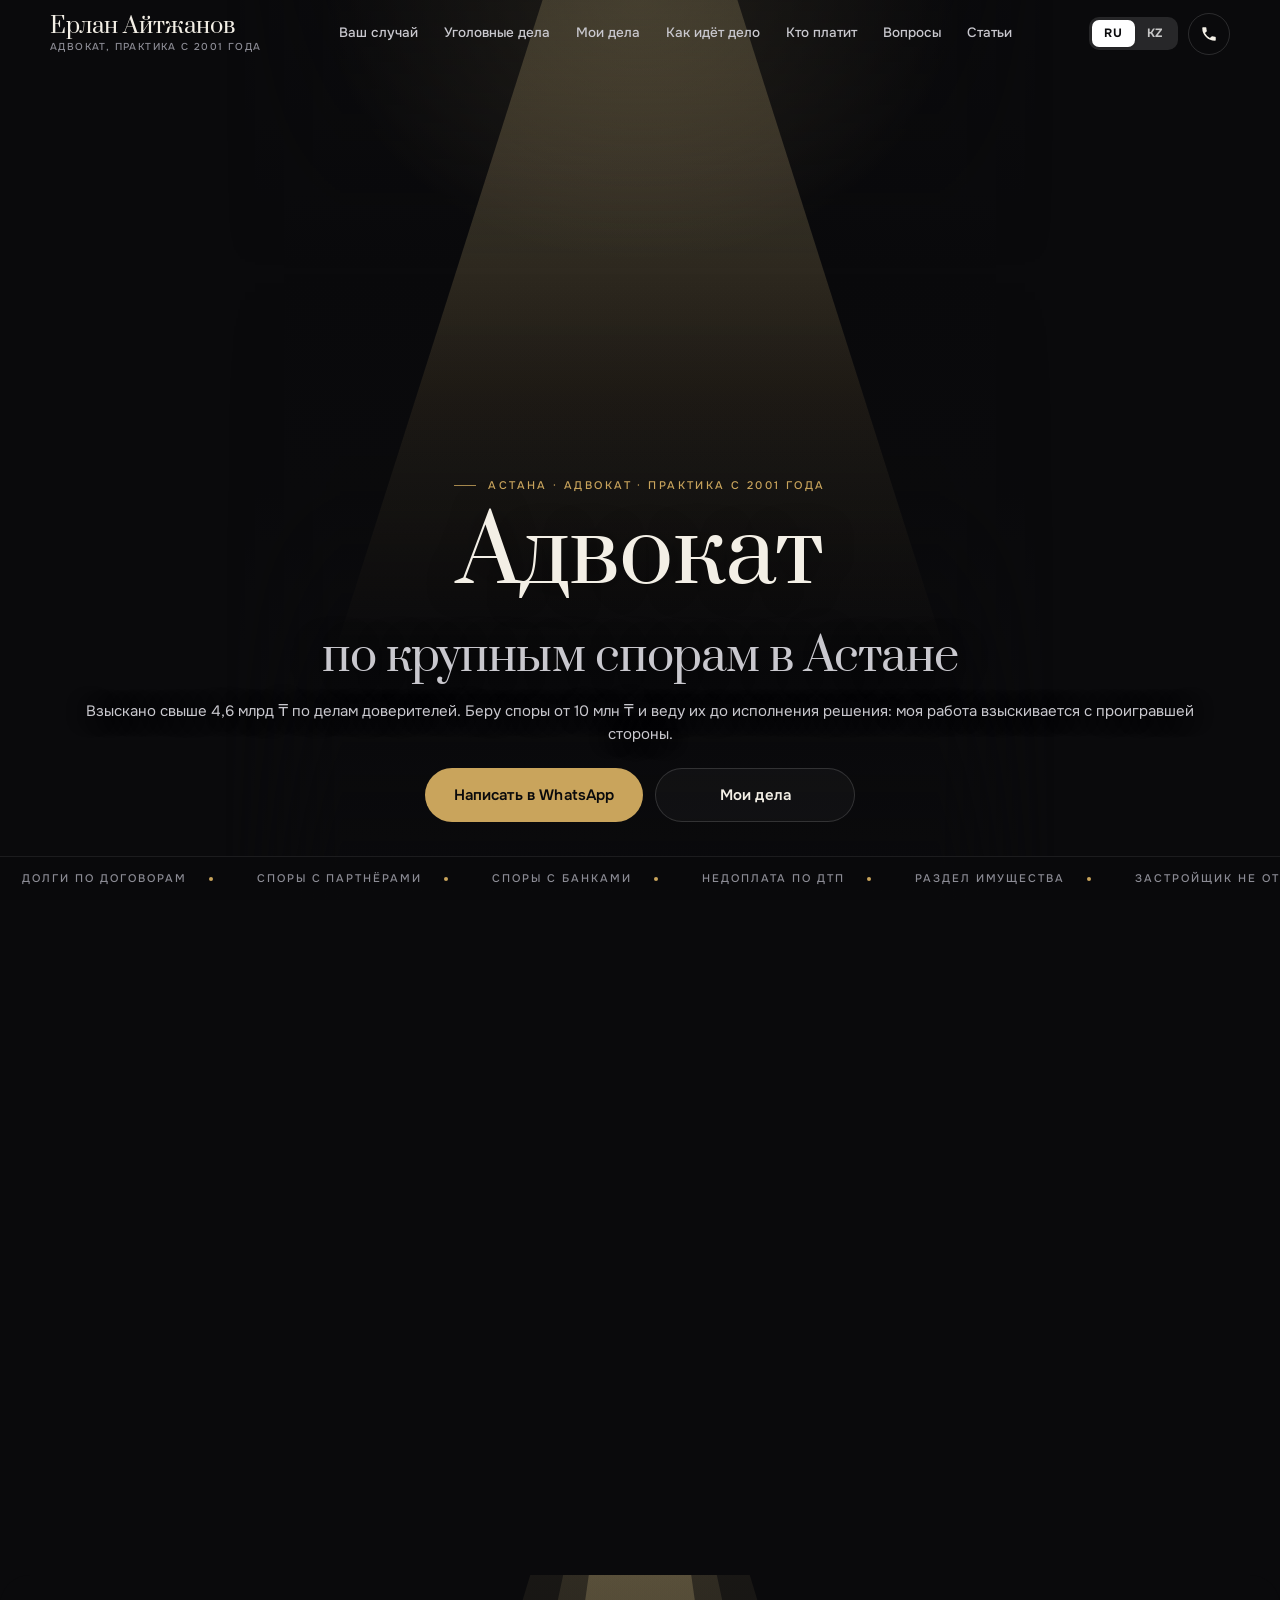
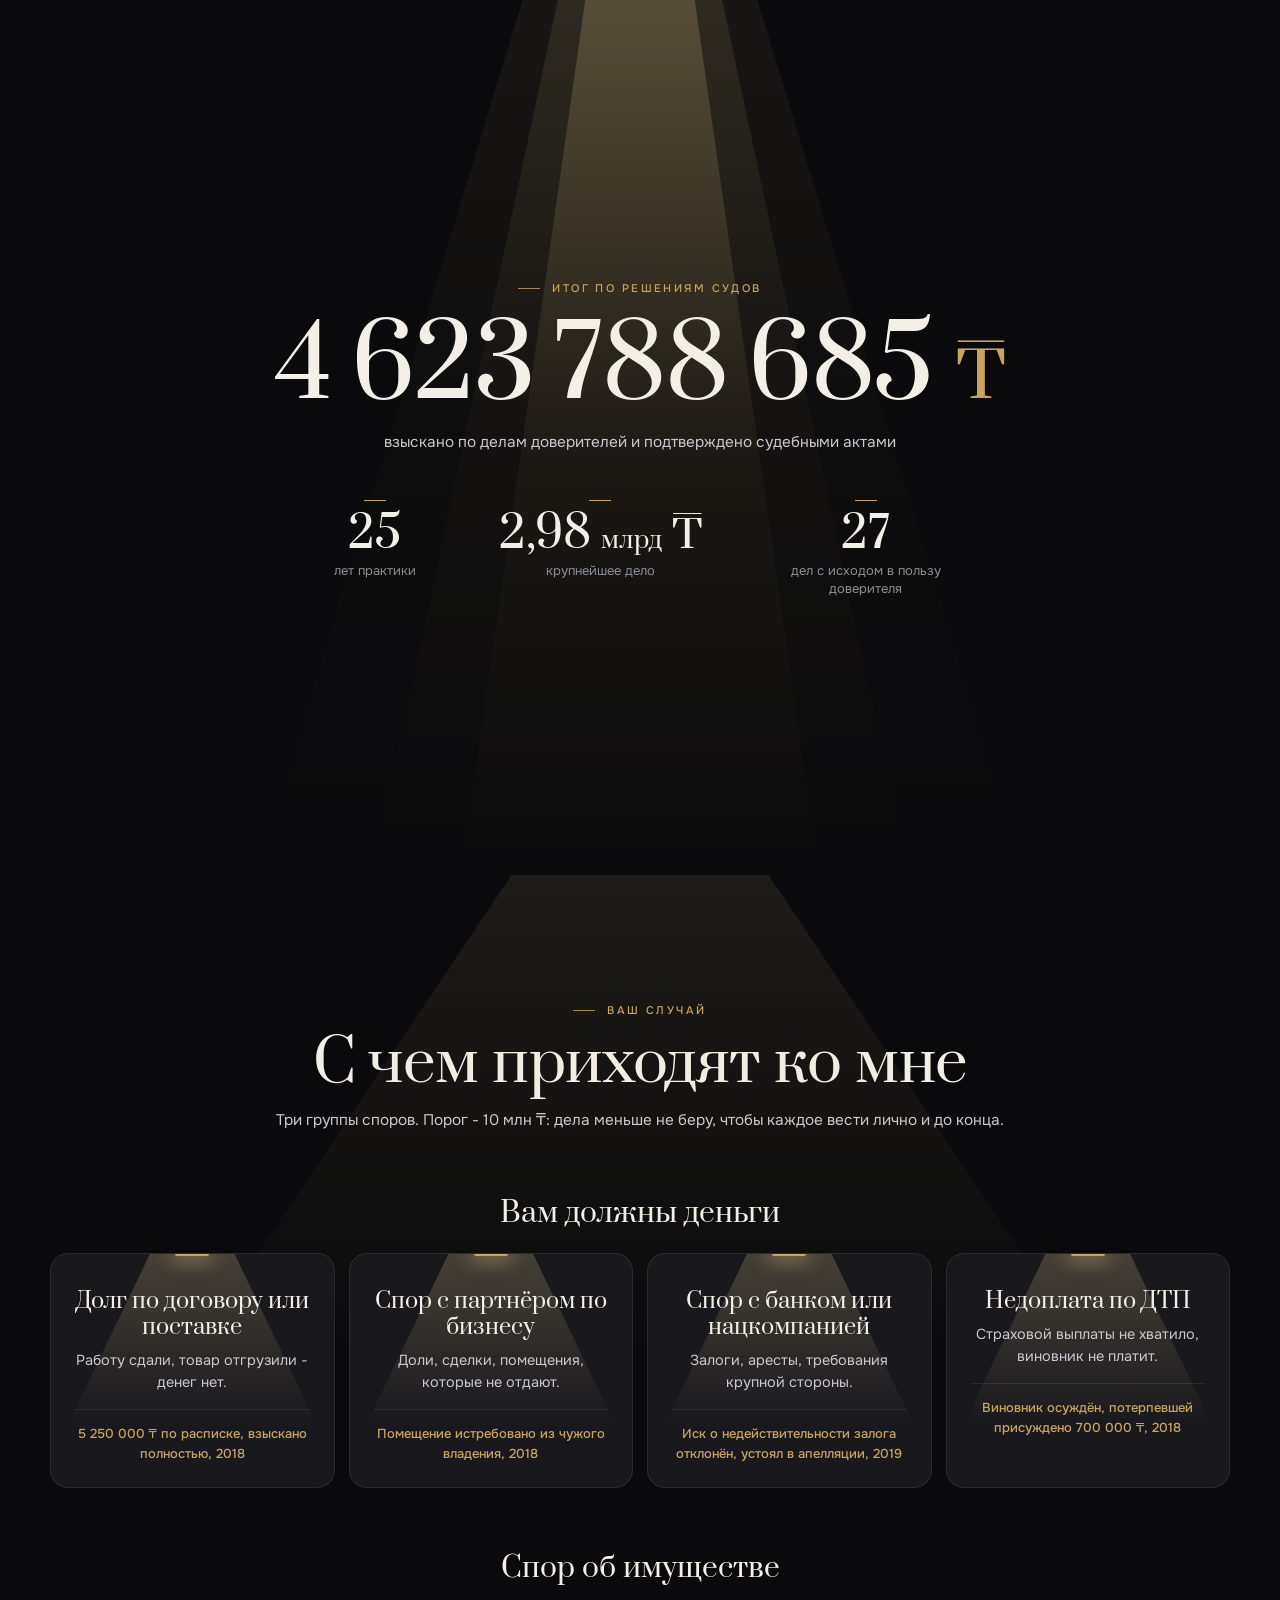
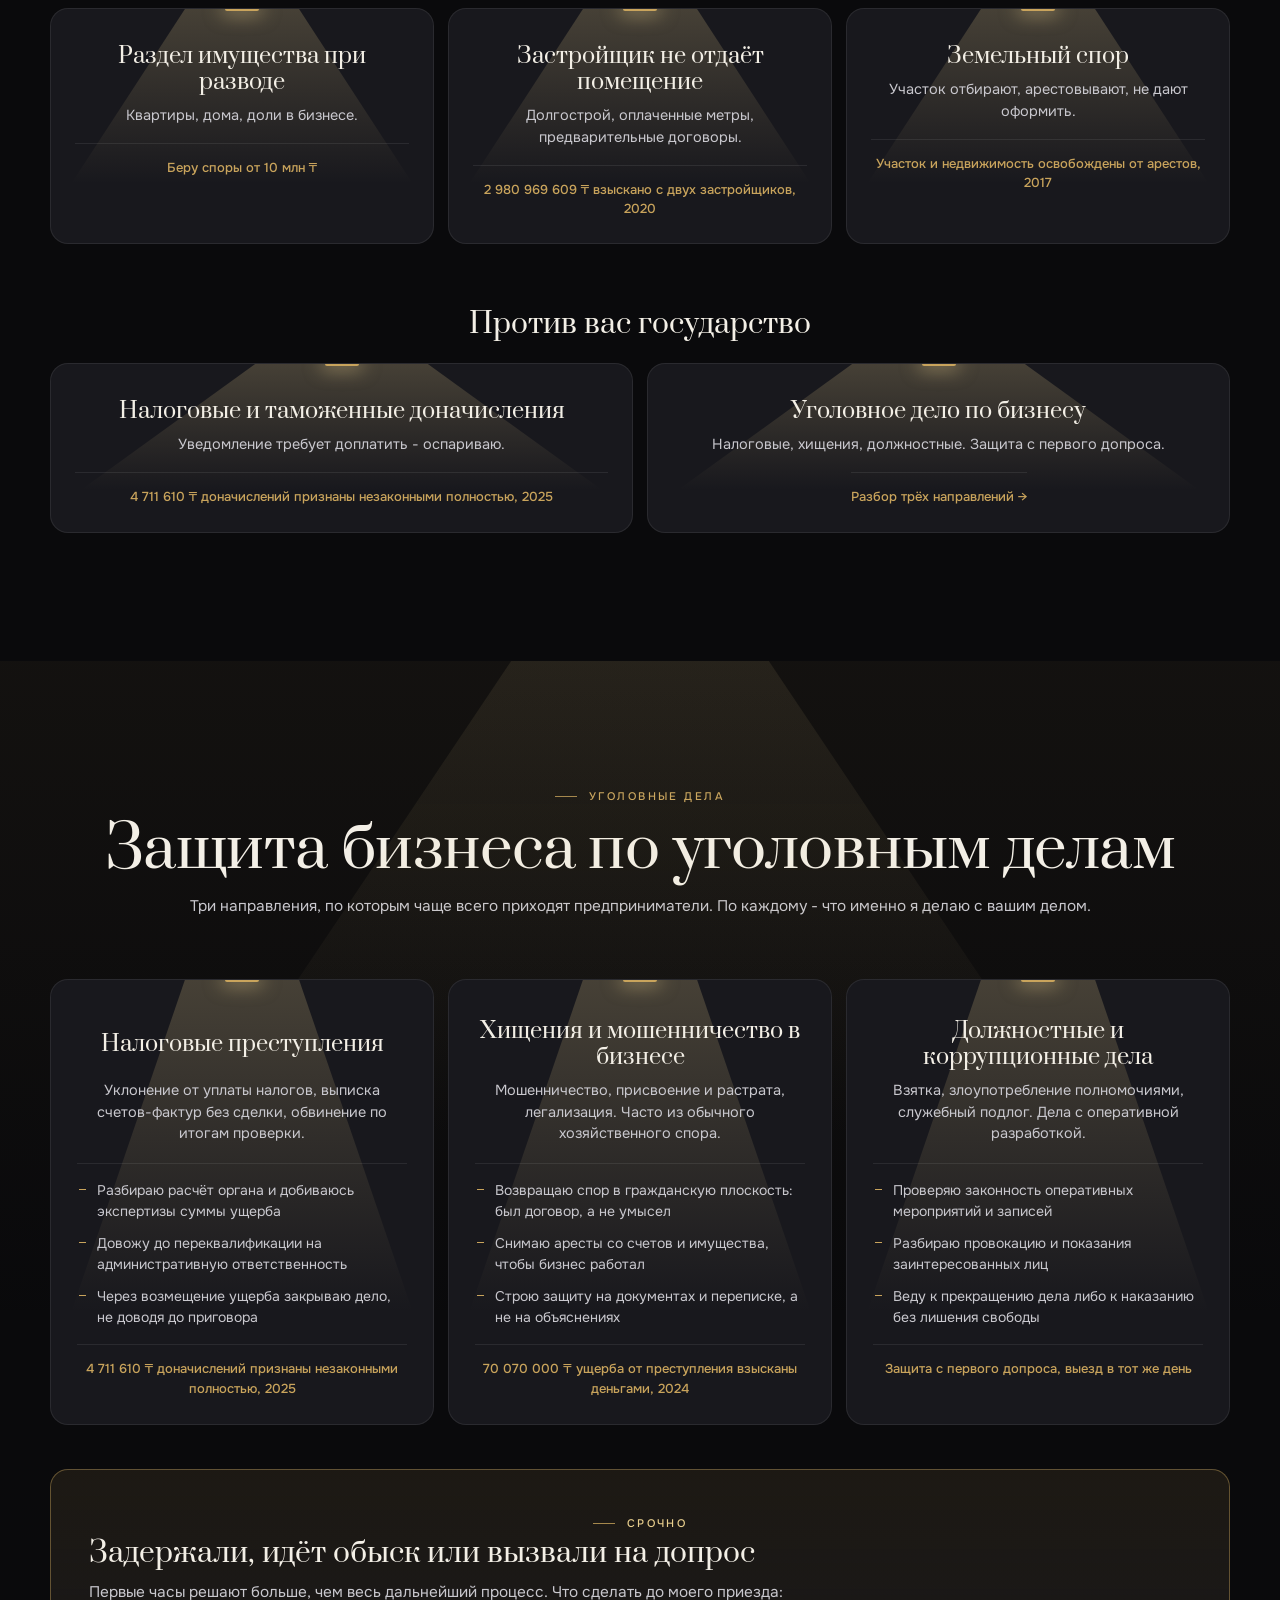
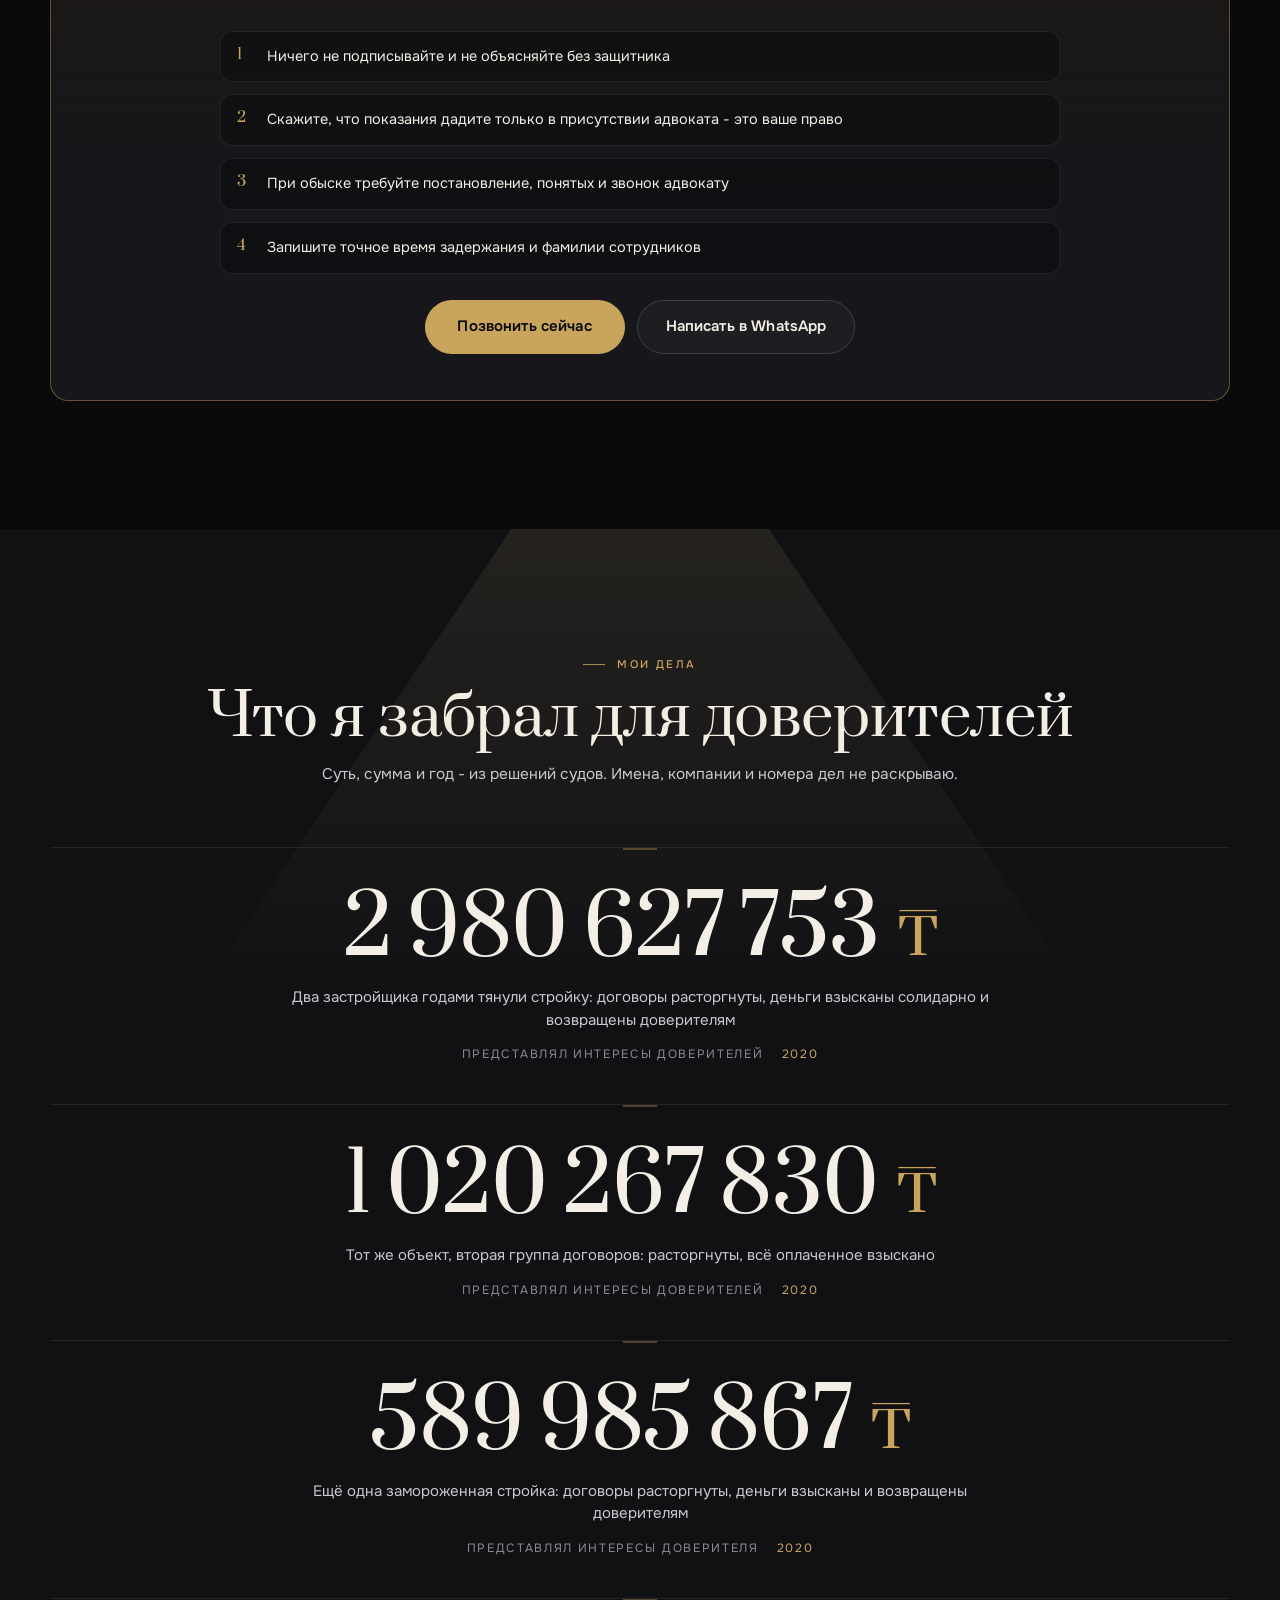
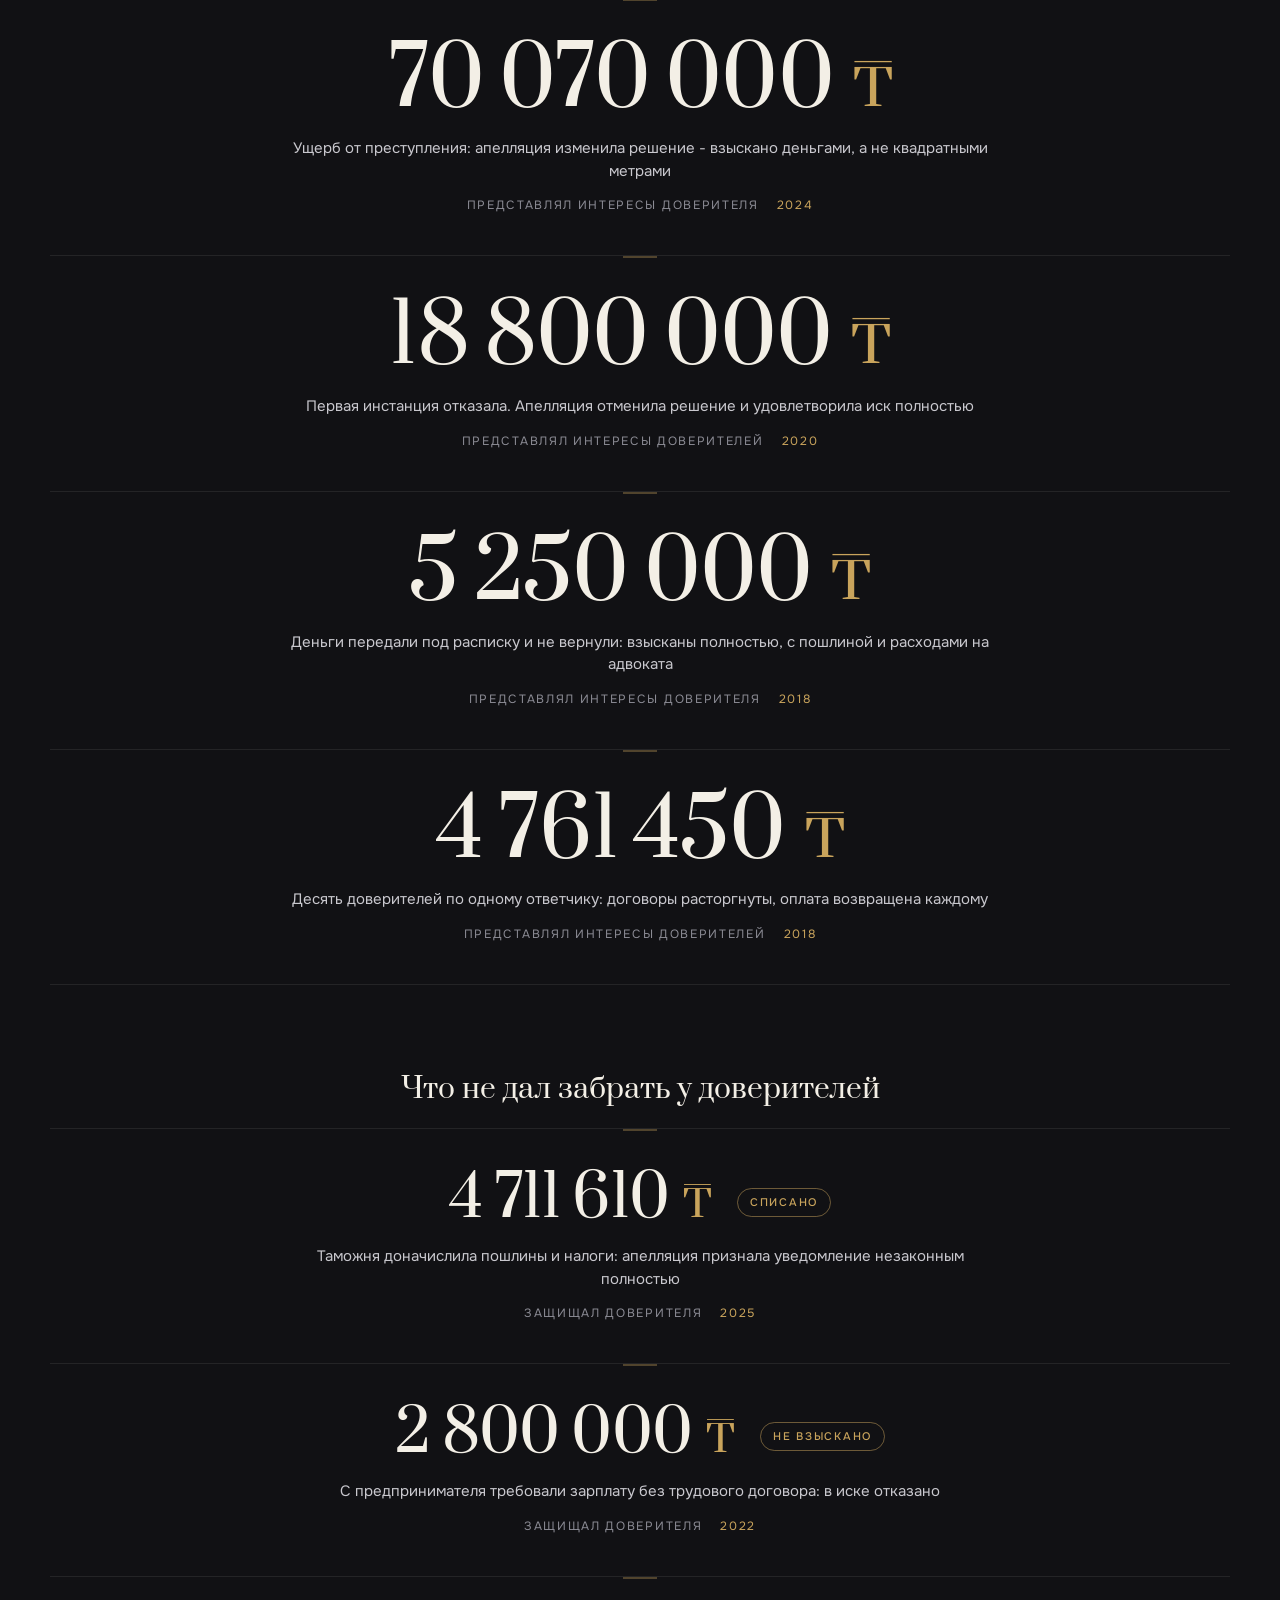
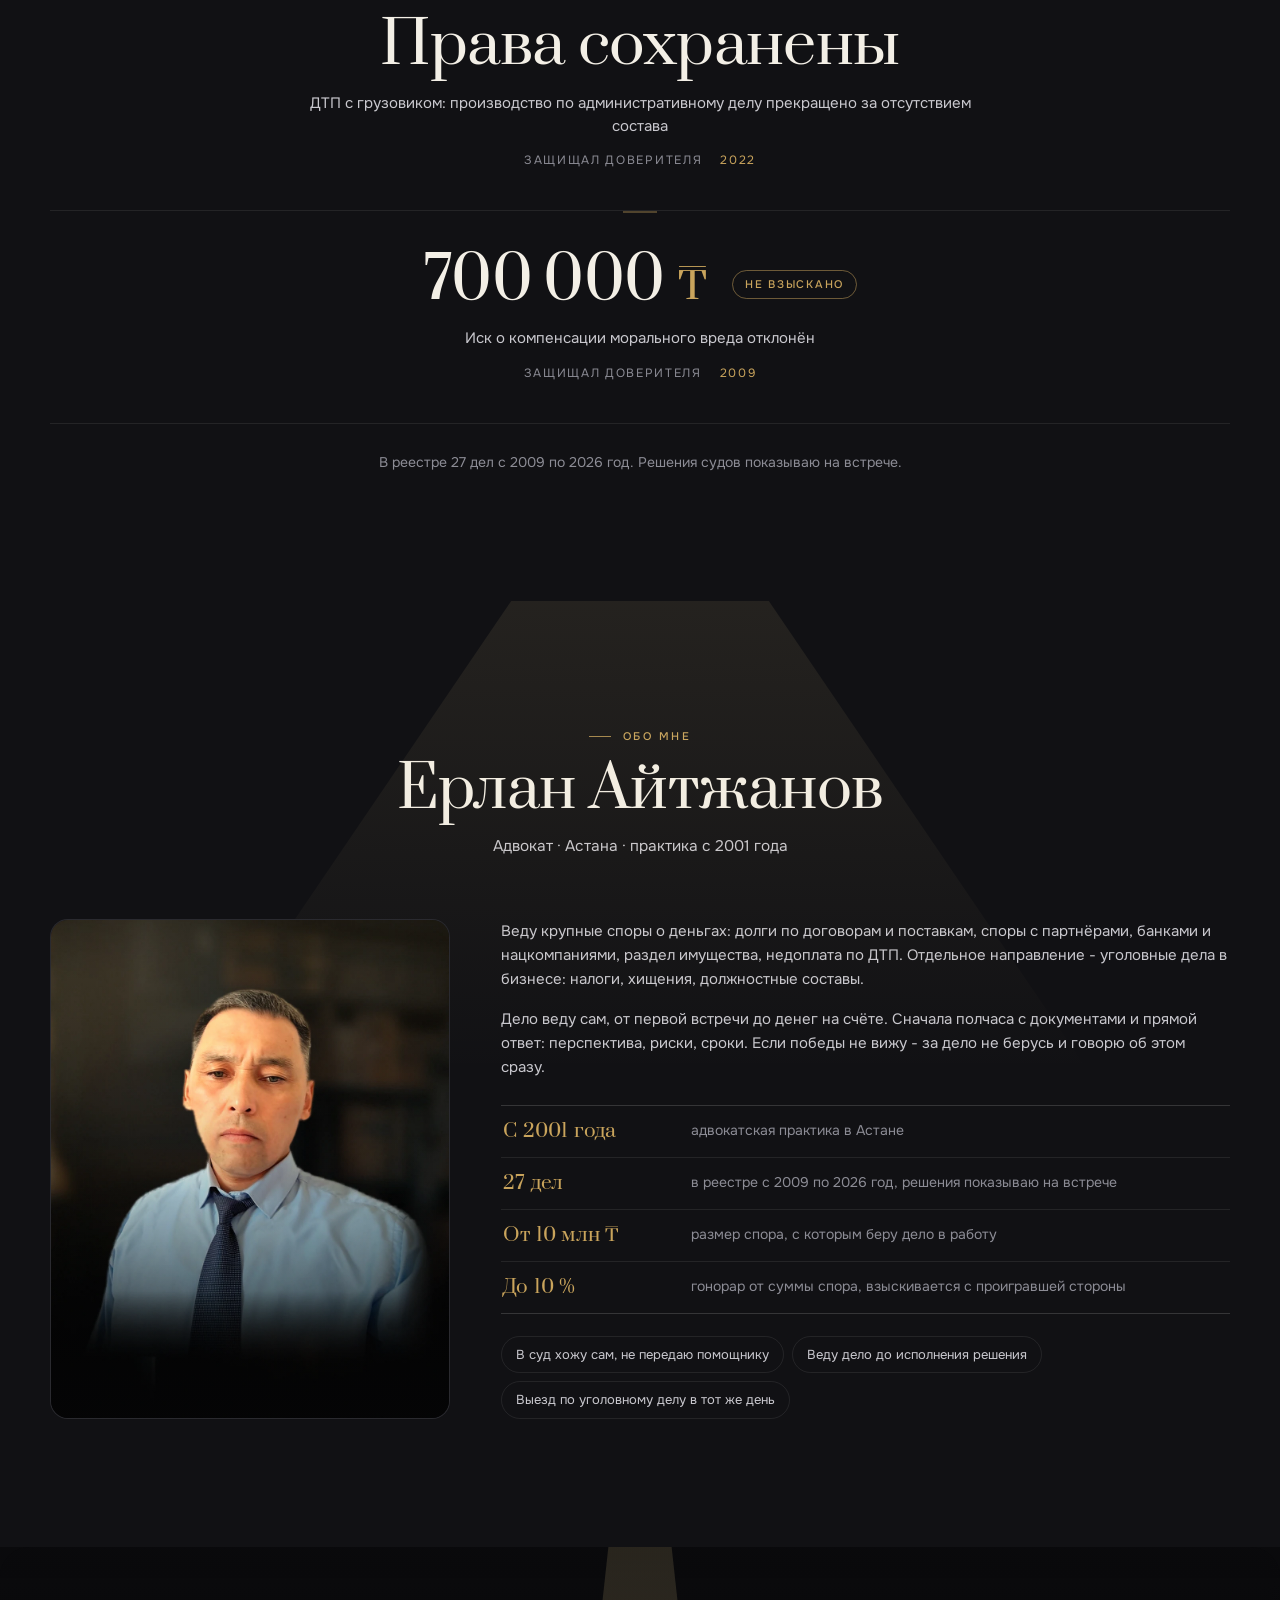
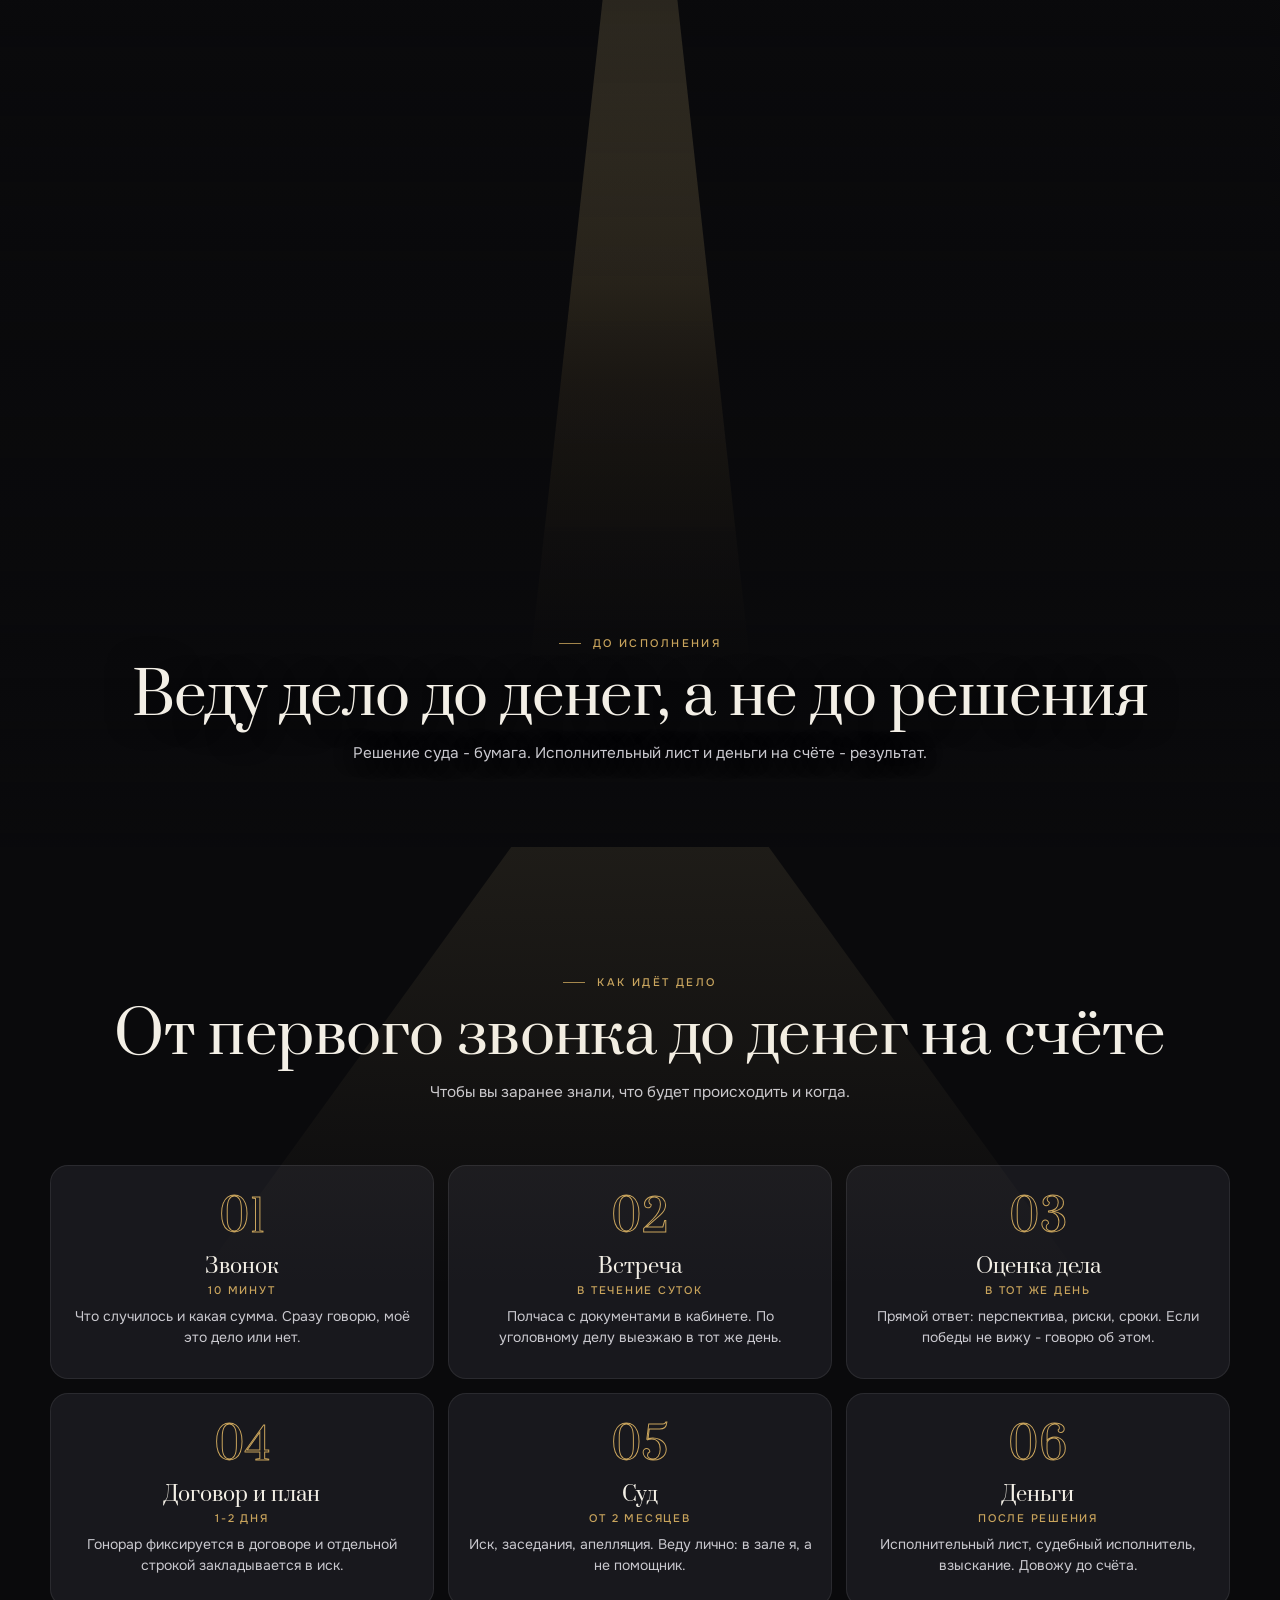
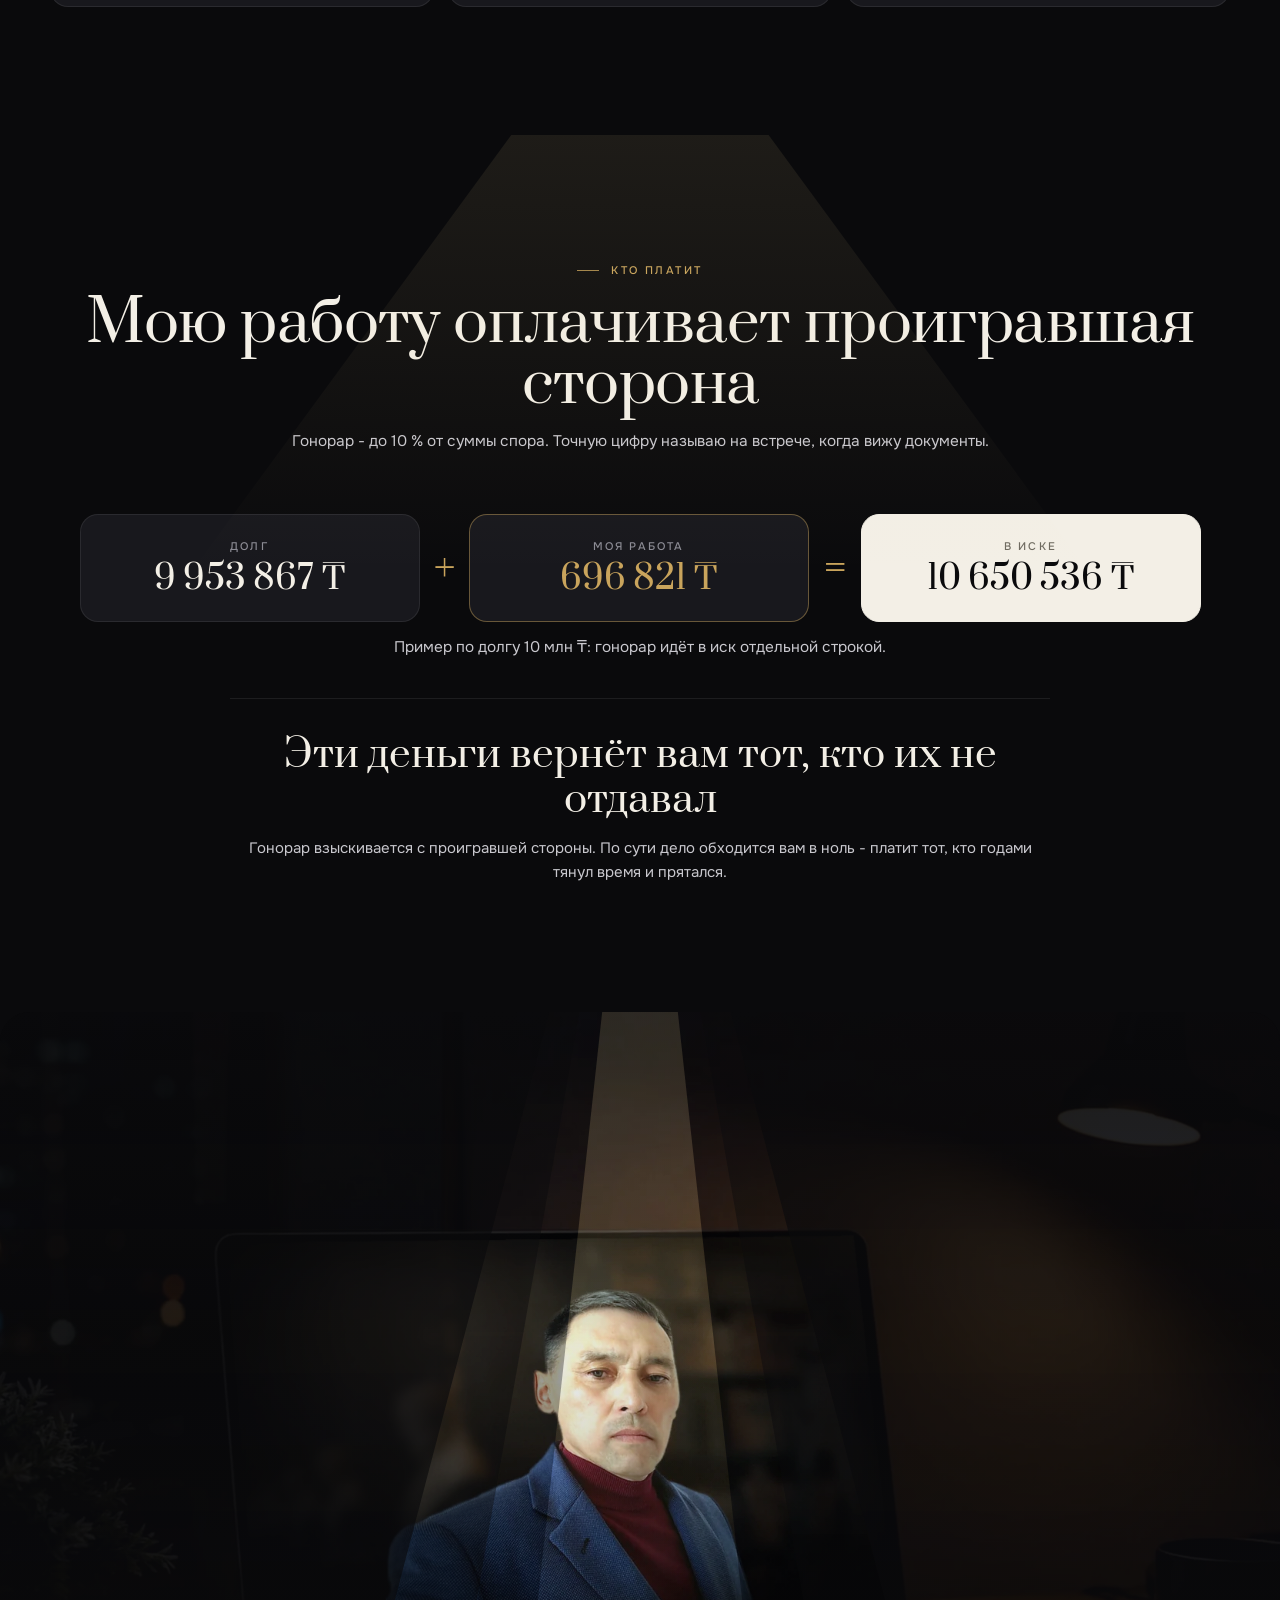
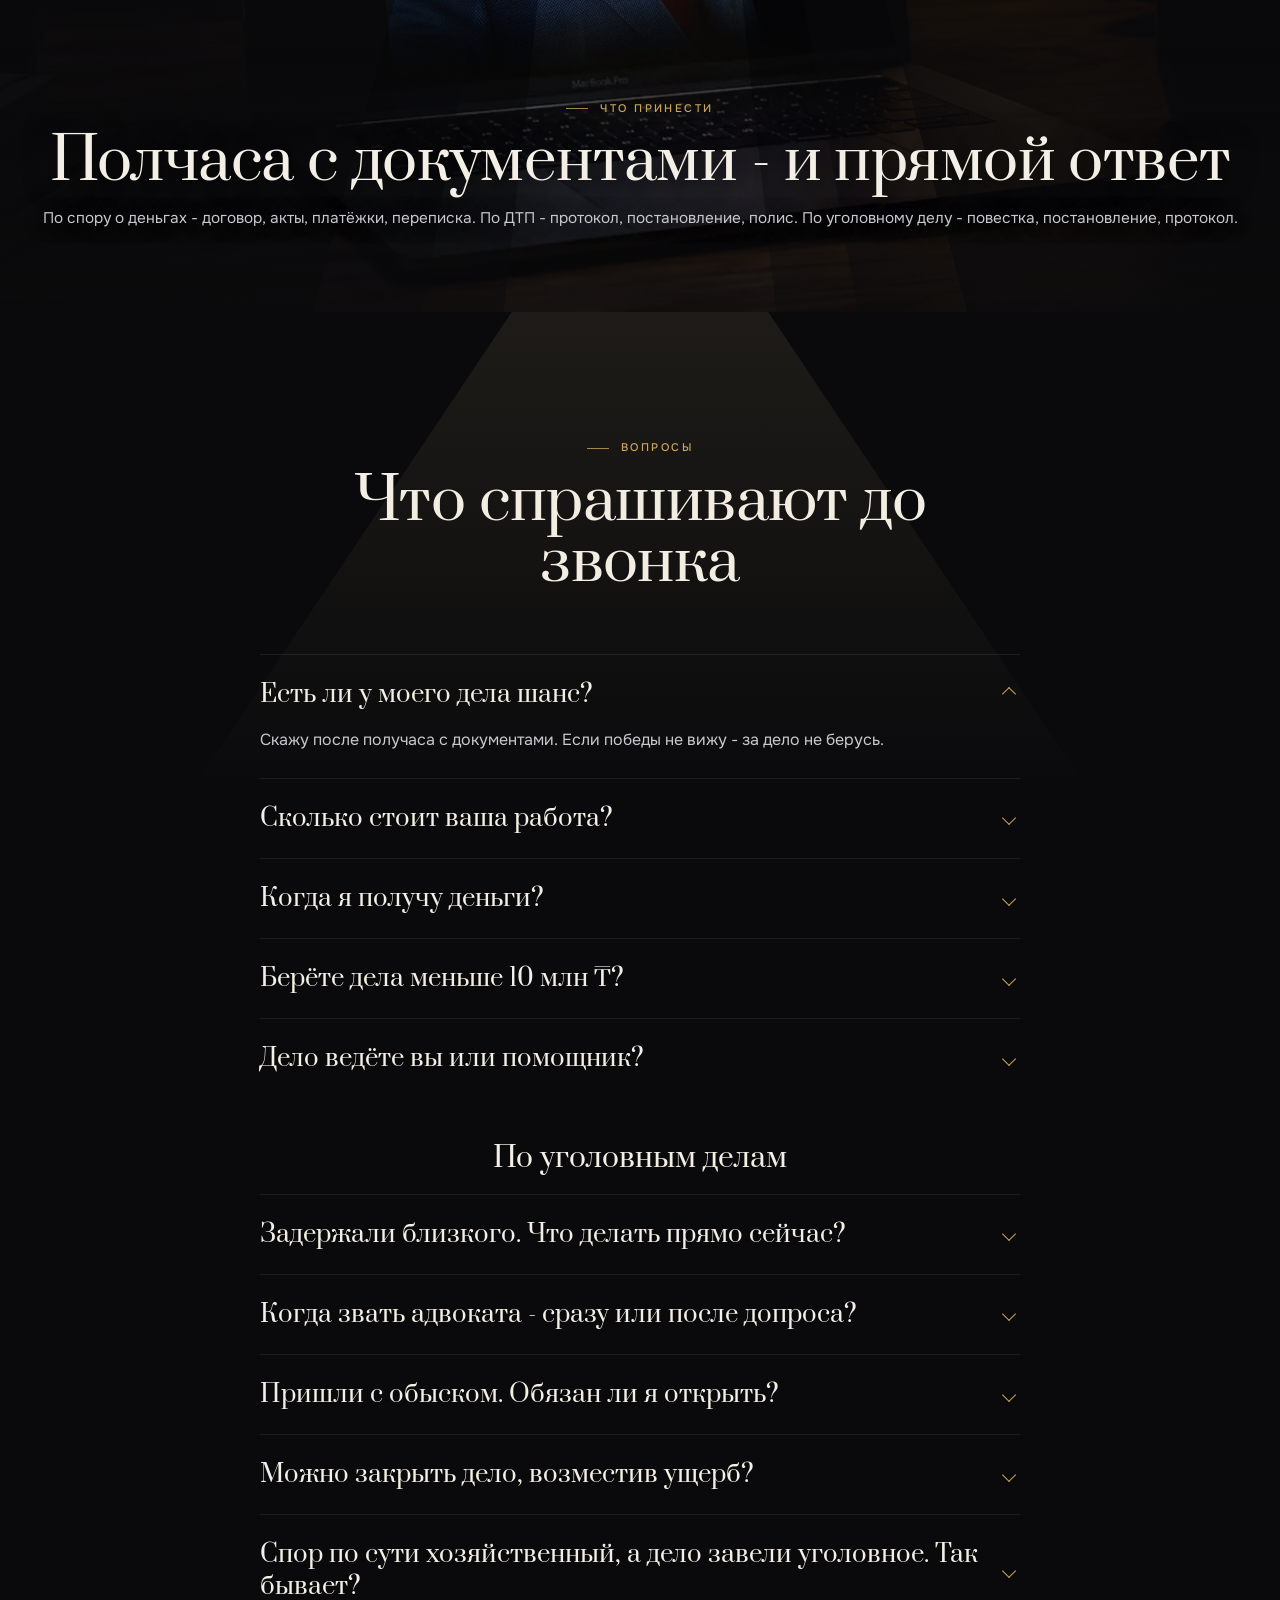
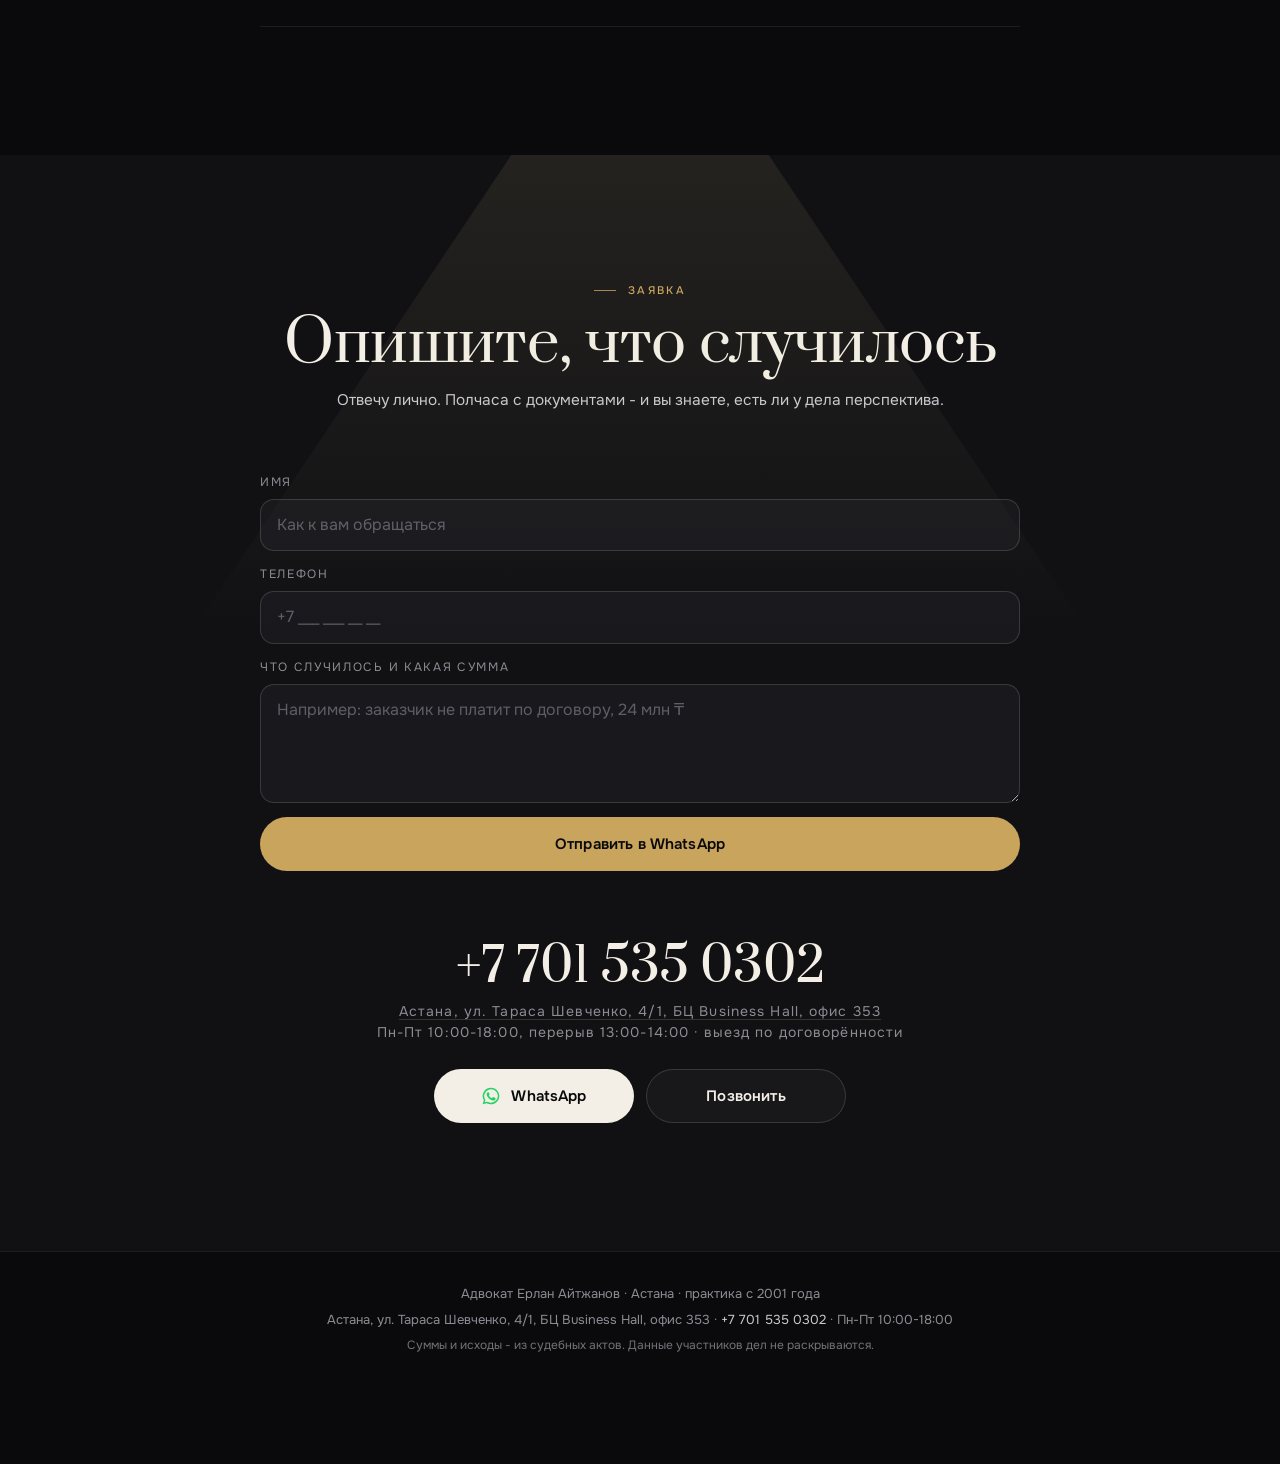
<file: index.html>
<!DOCTYPE html>
<html lang="ru">
<head>
<meta charset="UTF-8">
<meta name="viewport" content="width=device-width, initial-scale=1">

<!-- ═══════════════════════════════════════════════════════════════════
     ВАРИАНТ C - «Кабинет. Ночь. Лампа.»
     Контакты - заглушки, менять в четырёх местах разом:
       1) шапка, кнопка звонка (.call)
       2) контакты, ссылки tel: и wa.me
       3) липкая панель внизу на мобильном (.bar)
       4) script.js - константа WA (номер WhatsApp для формы)
     ═══════════════════════════════════════════════════════════════════ -->

<title>Адвокат в Астане Ерлан Айтжанов - крупные споры и уголовные дела</title>
<meta name="description" content="Адвокат в Астане с 2001 года: взыскание долгов, споры об имуществе, налоговые и уголовные дела в бизнесе. Взыскано свыше 4,6 млрд ₸. Гонорар до 10 %.">

<meta name="robots" content="index,follow">
<meta name="theme-color" content="#0A0A0C">

<meta property="og:type" content="website">
<meta property="og:url" content="https://advokataitzhanov.kz/">
<meta property="og:title" content="Адвокат в Астане Ерлан Айтжанов - крупные споры и уголовные дела">
<meta property="og:description" content="Адвокат в Астане с 2001 года: взыскание долгов, споры об имуществе, налоговые и уголовные дела в бизнесе. Взыскано свыше 4,6 млрд ₸. Гонорар до 10 %.">
<meta property="og:image" content="https://advokataitzhanov.kz/assets/og-image.jpg?v=20260910-1">
<meta property="og:locale" content="ru_RU">
<meta property="og:locale:alternate" content="kk_KZ">
<meta property="og:site_name" content="Адвокат Ерлан Айтжанов">
<meta name="twitter:card" content="summary_large_image">

<link rel="canonical" href="https://advokataitzhanov.kz/">

<!-- Язык страницы: ?lang=ru|kk в адресе главнее localStorage, чтобы русское
     объявление Google Ads всегда открывало русскую версию. -->
<link rel="alternate" hreflang="ru" href="https://advokataitzhanov.kz/?lang=ru">
<link rel="alternate" hreflang="kk" href="https://advokataitzhanov.kz/?lang=kk">
<link rel="alternate" hreflang="x-default" href="https://advokataitzhanov.kz/">

<link rel="icon" href="favicon.ico?v=20260907-1" sizes="any">
<link rel="icon" href="assets/favicon.svg?v=20260907-1" type="image/svg+xml">
<link rel="icon" href="assets/favicon-32.png?v=20260907-1" sizes="32x32">
<link rel="apple-touch-icon" href="assets/favicon-180.png?v=20260907-1">

<link rel="preconnect" href="https://fonts.googleapis.com">
<link rel="preconnect" href="https://fonts.gstatic.com" crossorigin>
<link href="https://fonts.googleapis.com/css2?family=Prata&family=Onest:wght@400;500;600&display=swap" rel="stylesheet">
<link rel="stylesheet" href="styles.css?v=20260911-5">
<link rel="preload" as="image" href="assets/portrait.webp?v=20260910-1" media="(min-width:641px)" fetchpriority="high">
<link rel="preload" as="image" href="assets/portrait-m.webp?v=20260910-1" media="(max-width:640px)" fetchpriority="high">

<noscript><style>
.pw{--enter:1;--stay:1;--exit:0;--intro:1}
.txt{opacity:1!important;transform:none!important}
.num{visibility:visible}
.case,.card{--lit:1}
</style></noscript>

<script type="application/ld+json">
{
 "@context": "https://schema.org",
 "@graph": [
  {
   "@type": "WebSite",
   "@id": "https://advokataitzhanov.kz/#website",
   "url": "https://advokataitzhanov.kz/",
   "name": "Адвокат Ерлан Айтжанов",
   "inLanguage": [
    "ru",
    "kk"
   ]
  },
  {
   "@type": "Person",
   "@id": "https://advokataitzhanov.kz/#erlan",
   "name": "Ерлан Айтжанов",
   "jobTitle": "Адвокат",
   "image": "https://advokataitzhanov.kz/assets/erlan-galstuk.webp",
   "url": "https://advokataitzhanov.kz/",
   "telephone": "+77015350302",
   "worksFor": {
    "@id": "https://advokataitzhanov.kz/#practice"
   },
   "knowsLanguage": [
    "ru",
    "kk"
   ]
  },
  {
   "@type": [
    "Attorney",
    "LegalService"
   ],
   "@id": "https://advokataitzhanov.kz/#practice",
   "name": "Адвокат Ерлан Айтжанов",
   "url": "https://advokataitzhanov.kz/",
   "image": "https://advokataitzhanov.kz/assets/og-image.jpg",
   "logo": "https://advokataitzhanov.kz/assets/favicon-180.png",
   "description": "Адвокат в Астане по крупным спорам о деньгах и имуществе и по уголовным делам в бизнесе. Практика с 2001 года.",
   "telephone": "+77015350302",
   "founder": {
    "@id": "https://advokataitzhanov.kz/#erlan"
   },
   "foundingDate": "2001",
   "priceRange": "до 10 % от суммы спора",
   "address": {
    "@type": "PostalAddress",
    "streetAddress": "ул. Тараса Шевченко, 4/1, БЦ Business Hall, офис 353",
    "addressLocality": "Астана",
    "addressCountry": "KZ"
   },
   "areaServed": {
    "@type": "City",
    "name": "Астана"
   },
   "availableLanguage": [
    "ru",
    "kk"
   ],
   "contactPoint": {
    "@type": "ContactPoint",
    "telephone": "+77015350302",
    "contactType": "customer service",
    "availableLanguage": [
     "ru",
     "kk"
    ]
   },
   "knowsAbout": [
    "Взыскание задолженности",
    "Споры о недвижимости",
    "Налоговые споры",
    "Налоговые преступления",
    "Хищения и мошенничество в бизнесе",
    "Должностные и коррупционные дела"
   ],
   "hasOfferCatalog": {
    "@type": "OfferCatalog",
    "name": "Направления практики",
    "itemListElement": [
     {
      "@type": "Offer",
      "itemOffered": {
       "@type": "Service",
       "name": "Взыскание задолженности по договорам и поставкам"
      }
     },
     {
      "@type": "Offer",
      "itemOffered": {
       "@type": "Service",
       "name": "Споры с партнёрами по бизнесу"
      }
     },
     {
      "@type": "Offer",
      "itemOffered": {
       "@type": "Service",
       "name": "Споры с банками и национальными компаниями"
      }
     },
     {
      "@type": "Offer",
      "itemOffered": {
       "@type": "Service",
       "name": "Взыскание недоплаты по ДТП"
      }
     },
     {
      "@type": "Offer",
      "itemOffered": {
       "@type": "Service",
       "name": "Раздел имущества при разводе"
      }
     },
     {
      "@type": "Offer",
      "itemOffered": {
       "@type": "Service",
       "name": "Споры с застройщиком"
      }
     },
     {
      "@type": "Offer",
      "itemOffered": {
       "@type": "Service",
       "name": "Земельные споры"
      }
     },
     {
      "@type": "Offer",
      "itemOffered": {
       "@type": "Service",
       "name": "Налоговые и таможенные доначисления"
      }
     },
     {
      "@type": "Offer",
      "itemOffered": {
       "@type": "Service",
       "name": "Защита по налоговым преступлениям"
      }
     },
     {
      "@type": "Offer",
      "itemOffered": {
       "@type": "Service",
       "name": "Защита по делам о хищениях и мошенничестве в бизнесе"
      }
     },
     {
      "@type": "Offer",
      "itemOffered": {
       "@type": "Service",
       "name": "Защита по должностным и коррупционным делам"
      }
     },
     {
      "@type": "Offer",
      "itemOffered": {
       "@type": "Service",
       "name": "Защита при задержании, обыске и допросе"
      }
     }
    ]
   },
   "openingHoursSpecification": [
    {
     "@type": "OpeningHoursSpecification",
     "dayOfWeek": [
      "Monday",
      "Tuesday",
      "Wednesday",
      "Thursday",
      "Friday"
     ],
     "opens": "10:00",
     "closes": "13:00"
    },
    {
     "@type": "OpeningHoursSpecification",
     "dayOfWeek": [
      "Monday",
      "Tuesday",
      "Wednesday",
      "Thursday",
      "Friday"
     ],
     "opens": "14:00",
     "closes": "18:00"
    }
   ],
   "hasMap": "https://www.google.com/maps/search/?api=1&query=Business%20Hall%2C%20%D1%83%D0%BB%D0%B8%D1%86%D0%B0%20%D0%A2%D0%B0%D1%80%D0%B0%D1%81%D0%B0%20%D0%A8%D0%B5%D0%B2%D1%87%D0%B5%D0%BD%D0%BA%D0%BE%204/1%2C%20%D0%90%D1%81%D1%82%D0%B0%D0%BD%D0%B0"
  },
  {
   "@type": "FAQPage",
   "@id": "https://advokataitzhanov.kz/#faq",
   "mainEntity": [
    {
     "@type": "Question",
     "name": "Есть ли у моего дела шанс?",
     "acceptedAnswer": {
      "@type": "Answer",
      "text": "Скажу после получаса с документами. Если победы не вижу - за дело не берусь."
     }
    },
    {
     "@type": "Question",
     "name": "Сколько стоит ваша работа?",
     "acceptedAnswer": {
      "@type": "Answer",
      "text": "До 10 % от суммы спора. Точную цифру называю на встрече. Гонорар отдельной строкой входит в иск и взыскивается с проигравшей стороны."
     }
    },
    {
     "@type": "Question",
     "name": "Когда я получу деньги?",
     "acceptedAnswer": {
      "@type": "Answer",
      "text": "После решения идёт исполнение: исполнительный лист и взыскание. Веду дело до этого этапа включительно."
     }
    },
    {
     "@type": "Question",
     "name": "Берёте дела меньше 10 млн ₸?",
     "acceptedAnswer": {
      "@type": "Answer",
      "text": "По гражданским спорам - нет. Порог нужен, чтобы каждое дело вести лично и до конца. Уголовные дела беру без порога."
     }
    },
    {
     "@type": "Question",
     "name": "Дело ведёте вы или помощник?",
     "acceptedAnswer": {
      "@type": "Answer",
      "text": "Я. В заседаниях, на допросах и в переговорах со второй стороной - лично."
     }
    },
    {
     "@type": "Question",
     "name": "Задержали близкого. Что делать прямо сейчас?",
     "acceptedAnswer": {
      "@type": "Answer",
      "text": "Звоните. Пока адвоката нет, задержанному ничего не подписывать и не объяснять - и вам тоже. Первые часы стоят дороже всего остального процесса."
     }
    },
    {
     "@type": "Question",
     "name": "Когда звать адвоката - сразу или после допроса?",
     "acceptedAnswer": {
      "@type": "Answer",
      "text": "Сразу. Показания, данные без защитника, потом исправлять намного дороже, а иногда уже нельзя."
     }
    },
    {
     "@type": "Question",
     "name": "Пришли с обыском. Обязан ли я открыть?",
     "acceptedAnswer": {
      "@type": "Answer",
      "text": "Требуйте постановление, проверьте адрес и фамилии, настаивайте на понятых и звонке адвокату. Всё, что происходит, фиксируйте и просите занести в протокол."
     }
    },
    {
     "@type": "Question",
     "name": "Можно закрыть дело, возместив ущерб?",
     "acceptedAnswer": {
      "@type": "Answer",
      "text": "По ряду экономических составов - да, и до определённой стадии. Скажу по вашему делу, когда увижу постановление и материалы."
     }
    },
    {
     "@type": "Question",
     "name": "Спор по сути хозяйственный, а дело завели уголовное. Так бывает?",
     "acceptedAnswer": {
      "@type": "Answer",
      "text": "Часто. Задача защиты - показать, что были договор и обычный расчёт, и вернуть спор в гражданский суд."
     }
    }
   ]
  }
 ]
}
</script>
</head>
<body>

<!-- ─────────── ШАПКА ─────────── -->
<header class="hdr" id="hdr">
  <div class="hdr-in">
    <a class="brand" href="#top" data-nav>Ерлан Айтжанов<small data-i18n="brand.sub">адвокат, практика с 2001 года</small></a>
    <nav class="nav" aria-label="Разделы">
      <a href="#dela" data-nav data-i18n="nav.dela">Ваш случай</a>
      <a href="#ugolovnye" data-nav data-i18n="nav.ugol">Уголовные дела</a>
      <a href="#opyt" data-nav data-i18n="nav.opyt">Мои дела</a>
      <a href="#poryadok" data-nav data-i18n="nav.poryadok">Как идёт дело</a>
      <a href="#raschet" data-nav data-i18n="nav.raschet">Кто платит</a>
      <a href="#faq" data-nav data-i18n="nav.faq">Вопросы</a>
      <a href="stati.html" data-keep-lang="stati.html" data-i18n="nav.stati">Статьи</a>
    </nav>
    <div class="hdr-right">
      <div class="lang" role="group" aria-label="Язык сайта">
        <button type="button" data-lang="ru" class="is-active" aria-pressed="true" lang="ru">RU</button>
        <button type="button" data-lang="kk" aria-pressed="false" lang="kk">KZ</button>
      </div>
      <a class="call" href="tel:+77015350302" data-track="call" aria-label="Позвонить">
        <svg viewBox="0 0 24 24" width="18" height="18" aria-hidden="true"><path fill="currentColor" d="M6.6 10.8a15.1 15.1 0 0 0 6.6 6.6l2.2-2.2a1 1 0 0 1 1-.25c1.1.37 2.3.57 3.6.57a1 1 0 0 1 1 1V20a1 1 0 0 1-1 1A17 17 0 0 1 3 4a1 1 0 0 1 1-1h3.5a1 1 0 0 1 1 1c0 1.25.2 2.45.57 3.57a1 1 0 0 1-.25 1L6.6 10.8z"/></svg>
      </a>
      <button class="burger" id="burger" type="button" aria-label="Меню" aria-expanded="false" aria-controls="menu"><i></i><i></i></button>
    </div>
  </div>
</header>

<!-- Оверлей меню лежит вне шапки: у шапки нет фильтров, но так надёжнее. -->
<div class="menu" id="menu" hidden>
  <nav aria-label="Меню">
    <a href="#dela" data-nav data-i18n="nav.dela">Ваш случай</a>
    <a href="#ugolovnye" data-nav data-i18n="nav.ugol">Уголовные дела</a>
    <a href="#opyt" data-nav data-i18n="nav.opyt">Мои дела</a>
    <a href="#poryadok" data-nav data-i18n="nav.poryadok">Как идёт дело</a>
    <a href="#raschet" data-nav data-i18n="nav.raschet">Кто платит</a>
    <a href="#faq" data-nav data-i18n="nav.faq">Вопросы</a>
    <a href="stati.html" data-keep-lang="stati.html" data-i18n="nav.stati">Статьи</a>
    <a href="#zayavka" data-nav data-i18n="nav.zayavka">Заявка</a>
  </nav>
  <div class="menu-foot">
    <a href="tel:+77015350302" data-track="call">+7 701 535 0302</a>
    <a href="https://wa.me/77015350302" target="_blank" rel="noopener" data-track="wa">WhatsApp</a>
  </div>
</div>

<main id="top">

<!-- ─────────── ГЕРОЙ: портрет под лампой ─────────── -->
<div class="pw pw-hero" id="hero">
  <section class="plate hero">
    <div class="cone">
      <picture><source media="(max-width:640px)" srcset="assets/portrait-m.webp?v=20260910-1" width="820" height="1450"><img class="ly ly-dim" src="assets/portrait.webp?v=20260910-1" alt="Адвокат Ерлан Айтжанов" width="1000" height="1333" fetchpriority="high" decoding="async"></picture>
      <picture><source media="(max-width:640px)" srcset="assets/portrait-m.webp?v=20260910-1" width="820" height="1450"><img class="ly ly-3" src="assets/portrait.webp?v=20260910-1" alt="" aria-hidden="true" width="1000" height="1333" decoding="async"></picture>
      <picture><source media="(max-width:640px)" srcset="assets/portrait-m.webp?v=20260910-1" width="820" height="1450"><img class="ly ly-2" src="assets/portrait.webp?v=20260910-1" alt="" aria-hidden="true" width="1000" height="1333" decoding="async"></picture>
      <picture><source media="(max-width:640px)" srcset="assets/portrait-m.webp?v=20260910-1" width="820" height="1450"><img class="ly ly-1" src="assets/portrait.webp?v=20260910-1" alt="" aria-hidden="true" width="1000" height="1333" decoding="async"></picture>
      <div class="ly ly-tint"></div>
      <div class="ly ly-haze"></div>
      <div class="ly ly-shade"></div>
    </div>
    <div class="txt hero-txt">
      <p class="kicker" data-i18n="hero.kicker">Астана · адвокат · практика с 2001 года</p>
      <h1 class="h1 fit"><span data-i18n="hero.h1a">Адвокат</span><br><span class="h1-sub" data-i18n="hero.h1b">по крупным спорам в Астане</span></h1>
      <p class="lead" data-i18n="hero.lead">Взыскано свыше 4,6 млрд ₸ по делам доверителей. Беру споры от 10 млн ₸ и веду их до исполнения решения: моя работа взыскивается с проигравшей стороны.</p>
      <div class="btns">
        <a class="btn btn-solid" href="https://wa.me/77015350302?text=%D0%97%D0%B4%D1%80%D0%B0%D0%B2%D1%81%D1%82%D0%B2%D1%83%D0%B9%D1%82%D0%B5%2C%20%D0%95%D1%80%D0%BB%D0%B0%D0%BD.%20%D0%A5%D0%BE%D1%87%D1%83%20%D0%BE%D0%B1%D1%81%D1%83%D0%B4%D0%B8%D1%82%D1%8C%20%D0%B4%D0%B5%D0%BB%D0%BE." target="_blank" rel="noopener" data-track="wa" data-i18n="btn.wa">Написать в WhatsApp</a>
        <a class="btn btn-ghost" href="#opyt" data-nav data-i18n="btn.cases">Мои дела</a>
      </div>
    </div>
    <div class="mq" aria-hidden="true">
      <div class="mq-track">
        <ul class="mq-list" data-mq></ul>
        <ul class="mq-list" data-mq></ul>
        <ul class="mq-list" data-mq></ul>
      </div>
    </div>
  </section>
</div>

<!-- ─────────── ПЛИТА «ЦИФРЫ»: главная сумма ─────────── -->
<div class="pw pw-itogi" id="itogi">
  <section class="plate itogi">
    <div class="cone cone-light">
      <div class="ly ly-glow3"></div>
      <div class="ly ly-glow2"></div>
      <div class="ly ly-glow1"></div>
    </div>
    <div class="txt itogi-txt">
      <p class="kicker" data-i18n="itogi.kicker">Итог по решениям судов</p>
      <p class="bignum fit"><span class="num" data-n="4623788685">4 623 788 685</span> <span class="cur">₸</span></p>
      <p class="lead" data-i18n="itogi.cap">взыскано по делам доверителей и подтверждено судебными актами</p>
      <ul class="stats">
        <li><b>25</b><span data-i18n="itogi.s1">лет практики</span></li>
        <li><b>2,98 <i data-i18n="u.bln">млрд</i> ₸</b><span data-i18n="itogi.s2">крупнейшее дело</span></li>
        <li><b>27</b><span data-i18n="itogi.s3">дел с исходом в пользу доверителя</span></li>
      </ul>
    </div>
  </section>
</div>

<!-- ─────────── ВАШ СЛУЧАЙ: направления с якорями ─────────── -->
<section class="sec" id="dela">
  <div class="wrap">
    <div class="head">
      <p class="kicker" data-i18n="dela.kicker">Ваш случай</p>
      <h2 class="h2" data-i18n="dela.h2">С чем приходят ко мне</h2>
      <p class="lead" data-i18n="dela.lead">Три группы споров. Порог - 10 млн ₸: дела меньше не беру, чтобы каждое вести лично и до конца.</p>
    </div>

    <div class="group">
      <h3 class="h3" data-i18n="g.money">Вам должны деньги</h3>
      <div class="cards">
        <article class="card" id="dolg">
          <h4 data-i18n="d.dolg.t">Долг по договору или поставке</h4>
          <p data-i18n="d.dolg.l">Работу сдали, товар отгрузили - денег нет.</p>
          <p class="proof" data-i18n="d.dolg.p">5 250 000 ₸ по расписке, взыскано полностью, 2018</p>
        </article>
        <article class="card" id="partner">
          <h4 data-i18n="d.partner.t">Спор с партнёром по бизнесу</h4>
          <p data-i18n="d.partner.l">Доли, сделки, помещения, которые не отдают.</p>
          <p class="proof" data-i18n="d.partner.p">Помещение истребовано из чужого владения, 2018</p>
        </article>
        <article class="card" id="bank">
          <h4 data-i18n="d.bank.t">Спор с банком или нацкомпанией</h4>
          <p data-i18n="d.bank.l">Залоги, аресты, требования крупной стороны.</p>
          <p class="proof" data-i18n="d.bank.p">Иск о недействительности залога отклонён, устоял в апелляции, 2019</p>
        </article>
        <article class="card" id="dtp">
          <h4 data-i18n="d.dtp.t">Недоплата по ДТП</h4>
          <p data-i18n="d.dtp.l">Страховой выплаты не хватило, виновник не платит.</p>
          <p class="proof" data-i18n="d.dtp.p">Виновник осуждён, потерпевшей присуждено 700 000 ₸, 2018</p>
        </article>
      </div>
    </div>

    <div class="group">
      <h3 class="h3" data-i18n="g.property">Спор об имуществе</h3>
      <div class="cards">
        <article class="card" id="razvod">
          <h4 data-i18n="d.razvod.t">Раздел имущества при разводе</h4>
          <p data-i18n="d.razvod.l">Квартиры, дома, доли в бизнесе.</p>
          <p class="proof" data-i18n="d.razvod.p">Беру споры от 10 млн ₸</p>
        </article>
        <article class="card" id="zastroyshchik">
          <h4 data-i18n="d.zastr.t">Застройщик не отдаёт помещение</h4>
          <p data-i18n="d.zastr.l">Долгострой, оплаченные метры, предварительные договоры.</p>
          <p class="proof" data-i18n="d.zastr.p">2 980 969 609 ₸ взыскано с двух застройщиков, 2020</p>
        </article>
        <article class="card" id="zemlya">
          <h4 data-i18n="d.zemlya.t">Земельный спор</h4>
          <p data-i18n="d.zemlya.l">Участок отбирают, арестовывают, не дают оформить.</p>
          <p class="proof" data-i18n="d.zemlya.p">Участок и недвижимость освобождены от арестов, 2017</p>
        </article>
      </div>
    </div>

    <div class="group">
      <h3 class="h3" data-i18n="g.state">Против вас государство</h3>
      <div class="cards">
        <article class="card" id="nalog">
          <h4 data-i18n="d.nalog.t">Налоговые и таможенные доначисления</h4>
          <p data-i18n="d.nalog.l">Уведомление требует доплатить - оспариваю.</p>
          <p class="proof" data-i18n="d.nalog.p">4 711 610 ₸ доначислений признаны незаконными полностью, 2025</p>
        </article>
        <article class="card" id="ugolovka">
          <h4 data-i18n="d.ugol.t">Уголовное дело по бизнесу</h4>
          <p data-i18n="d.ugol.l">Налоговые, хищения, должностные. Защита с первого допроса.</p>
          <a class="card-more" href="#ugolovnye" data-nav data-i18n="d.ugol.p">Разбор трёх направлений</a>
        </article>
      </div>
    </div>
  </div>
</section>

<!-- ─────────── УГОЛОВНЫЕ ДЕЛА В БИЗНЕСЕ ─────────── -->
<section class="sec sec-ugol" id="ugolovnye">
  <div class="wrap">
    <div class="head">
      <p class="kicker" data-i18n="ug.kicker">Уголовные дела</p>
      <h2 class="h2" data-i18n="ug.h2">Защита бизнеса по уголовным делам</h2>
      <p class="lead" data-i18n="ug.lead">Три направления, по которым чаще всего приходят предприниматели. По каждому - что именно я делаю с вашим делом.</p>
    </div>

    <div class="ucards">
      <article class="card ucard" id="ugol-nalog">
        <h4 data-i18n="ug.n.t">Налоговые преступления</h4>
        <p data-i18n="ug.n.l">Уклонение от уплаты налогов, выписка счетов-фактур без сделки, обвинение по итогам проверки.</p>
        <ul class="ulist">
          <li data-i18n="ug.n.1">Разбираю расчёт органа и добиваюсь экспертизы суммы ущерба</li>
          <li data-i18n="ug.n.2">Довожу до переквалификации на административную ответственность</li>
          <li data-i18n="ug.n.3">Через возмещение ущерба закрываю дело, не доводя до приговора</li>
        </ul>
        <p class="proof" data-i18n="ug.n.p">4 711 610 ₸ доначислений признаны незаконными полностью, 2025</p>
      </article>

      <article class="card ucard" id="ugol-hishcheniya">
        <h4 data-i18n="ug.h.t">Хищения и мошенничество в бизнесе</h4>
        <p data-i18n="ug.h.l">Мошенничество, присвоение и растрата, легализация. Часто из обычного хозяйственного спора.</p>
        <ul class="ulist">
          <li data-i18n="ug.h.1">Возвращаю спор в гражданскую плоскость: был договор, а не умысел</li>
          <li data-i18n="ug.h.2">Снимаю аресты со счетов и имущества, чтобы бизнес работал</li>
          <li data-i18n="ug.h.3">Строю защиту на документах и переписке, а не на объяснениях</li>
        </ul>
        <p class="proof" data-i18n="ug.h.p">70 070 000 ₸ ущерба от преступления взысканы деньгами, 2024</p>
      </article>

      <article class="card ucard" id="ugol-dolzhnostnye">
        <h4 data-i18n="ug.d.t">Должностные и коррупционные дела</h4>
        <p data-i18n="ug.d.l">Взятка, злоупотребление полномочиями, служебный подлог. Дела с оперативной разработкой.</p>
        <ul class="ulist">
          <li data-i18n="ug.d.1">Проверяю законность оперативных мероприятий и записей</li>
          <li data-i18n="ug.d.2">Разбираю провокацию и показания заинтересованных лиц</li>
          <li data-i18n="ug.d.3">Веду к прекращению дела либо к наказанию без лишения свободы</li>
        </ul>
        <p class="proof" data-i18n="ug.d.p">Защита с первого допроса, выезд в тот же день</p>
      </article>
    </div>

    <div class="urgent" id="zaderzhanie">
      <div class="urgent-head">
        <p class="kicker" data-i18n="ur.kicker">Срочно</p>
        <h3 class="h3" data-i18n="ur.h3">Задержали, идёт обыск или вызвали на допрос</h3>
        <p class="lead" data-i18n="ur.lead">Первые часы решают больше, чем весь дальнейший процесс. Что сделать до моего приезда:</p>
      </div>
      <ul class="urgent-list">
        <li data-i18n="ur.1">Ничего не подписывайте и не объясняйте без защитника</li>
        <li data-i18n="ur.2">Скажите, что показания дадите только в присутствии адвоката - это ваше право</li>
        <li data-i18n="ur.3">При обыске требуйте постановление, понятых и звонок адвокату</li>
        <li data-i18n="ur.4">Запишите точное время задержания и фамилии сотрудников</li>
      </ul>
      <div class="btns">
        <a class="btn btn-solid" href="tel:+77015350302" data-track="call" data-i18n="ur.btn">Позвонить сейчас</a>
        <a class="btn btn-ghost" href="https://wa.me/77015350302" target="_blank" rel="noopener" data-track="wa" data-i18n="btn.wa">Написать в WhatsApp</a>
      </div>
    </div>
  </div>
</section>

<!-- ─────────── МОИ ДЕЛА: реестр сумм ─────────── -->
<section class="sec sec-opyt" id="opyt">
  <div class="wrap">
    <div class="head">
      <p class="kicker" data-i18n="opyt.kicker">Мои дела</p>
      <h2 class="h2" data-i18n="opyt.h2">Что я забрал для доверителей</h2>
      <p class="lead" data-i18n="opyt.lead">Суть, сумма и год - из решений судов. Имена, компании и номера дел не раскрываю.</p>
    </div>

    <div class="ledger">
      <article class="case">
        <p class="case-sum"><span class="num" data-n="2980969609">2 980 969 609</span> <span class="cur">₸</span></p>
        <p class="case-txt" data-i18n="c.a1">Два застройщика годами тянули стройку: договоры расторгнуты, деньги взысканы солидарно и возвращены доверителям</p>
        <p class="case-meta"><span data-i18n="r.own2">представлял интересы доверителей</span><span>2020</span></p>
      </article>
      <article class="case">
        <p class="case-sum"><span class="num" data-n="1020267830">1 020 267 830</span> <span class="cur">₸</span></p>
        <p class="case-txt" data-i18n="c.a2">Тот же объект, вторая группа договоров: расторгнуты, всё оплаченное взыскано</p>
        <p class="case-meta"><span data-i18n="r.own2">представлял интересы доверителей</span><span>2020</span></p>
      </article>
      <article class="case">
        <p class="case-sum"><span class="num" data-n="589985867">589 985 867</span> <span class="cur">₸</span></p>
        <p class="case-txt" data-i18n="c.a3">Ещё одна замороженная стройка: договоры расторгнуты, деньги взысканы и возвращены доверителям</p>
        <p class="case-meta"><span data-i18n="r.own">представлял интересы доверителя</span><span>2020</span></p>
      </article>
      <article class="case">
        <p class="case-sum"><span class="num" data-n="70070000">70 070 000</span> <span class="cur">₸</span></p>
        <p class="case-txt" data-i18n="c.a4">Ущерб от преступления: апелляция изменила решение - взыскано деньгами, а не квадратными метрами</p>
        <p class="case-meta"><span data-i18n="r.own">представлял интересы доверителя</span><span>2024</span></p>
      </article>
      <article class="case">
        <p class="case-sum"><span class="num" data-n="18800000">18 800 000</span> <span class="cur">₸</span></p>
        <p class="case-txt" data-i18n="c.a5">Первая инстанция отказала. Апелляция отменила решение и удовлетворила иск полностью</p>
        <p class="case-meta"><span data-i18n="r.own2">представлял интересы доверителей</span><span>2020</span></p>
      </article>
      <article class="case">
        <p class="case-sum"><span class="num" data-n="5250000">5 250 000</span> <span class="cur">₸</span></p>
        <p class="case-txt" data-i18n="c.a6">Деньги передали под расписку и не вернули: взысканы полностью, с пошлиной и расходами на адвоката</p>
        <p class="case-meta"><span data-i18n="r.own">представлял интересы доверителя</span><span>2018</span></p>
      </article>
      <article class="case">
        <p class="case-sum"><span class="num" data-n="4761450">4 761 450</span> <span class="cur">₸</span></p>
        <p class="case-txt" data-i18n="c.a7">Десять доверителей по одному ответчику: договоры расторгнуты, оплата возвращена каждому</p>
        <p class="case-meta"><span data-i18n="r.own2">представлял интересы доверителей</span><span>2018</span></p>
      </article>
    </div>

    <h3 class="h3 h3-def" data-i18n="opyt.def">Что не дал забрать у доверителей</h3>
    <div class="ledger ledger-def">
      <article class="case">
        <p class="case-sum"><span class="num" data-n="4711610">4 711 610</span> <span class="cur">₸</span> <span class="tag" data-i18n="t.cancel">списано</span></p>
        <p class="case-txt" data-i18n="c.b1">Таможня доначислила пошлины и налоги: апелляция признала уведомление незаконным полностью</p>
        <p class="case-meta"><span data-i18n="r.def">защищал доверителя</span><span>2025</span></p>
      </article>
      <article class="case">
        <p class="case-sum"><span class="num" data-n="2800000">2 800 000</span> <span class="cur">₸</span> <span class="tag" data-i18n="t.none">не взыскано</span></p>
        <p class="case-txt" data-i18n="c.b2">С предпринимателя требовали зарплату без трудового договора: в иске отказано</p>
        <p class="case-meta"><span data-i18n="r.def">защищал доверителя</span><span>2022</span></p>
      </article>
      <article class="case">
        <p class="case-sum case-word" data-i18n="c.b3s">Права сохранены</p>
        <p class="case-txt" data-i18n="c.b3">ДТП с грузовиком: производство по административному делу прекращено за отсутствием состава</p>
        <p class="case-meta"><span data-i18n="r.def">защищал доверителя</span><span>2022</span></p>
      </article>
      <article class="case">
        <p class="case-sum"><span class="num" data-n="700000">700 000</span> <span class="cur">₸</span> <span class="tag" data-i18n="t.none">не взыскано</span></p>
        <p class="case-txt" data-i18n="c.b8">Иск о компенсации морального вреда отклонён</p>
        <p class="case-meta"><span data-i18n="r.def">защищал доверителя</span><span>2009</span></p>
      </article>
    </div>
    <p class="note" data-i18n="opyt.note">В реестре 27 дел с 2009 по 2026 год. Решения судов показываю на встрече.</p>
  </div>
</section>

<!-- ─────────── ОБО МНЕ ─────────── -->
<section class="sec sec-adv" id="advokat">
  <div class="wrap">
    <div class="head">
      <p class="kicker" data-i18n="adv.kicker">Обо мне</p>
      <h2 class="h2" data-i18n="adv.h2">Ерлан Айтжанов</h2>
      <p class="lead" data-i18n="adv.lead">Адвокат · Астана · практика с 2001 года</p>
    </div>
    <div class="adv-grid">
      <figure class="adv-photo">
        <img src="assets/erlan-galstuk.webp?v=20260910-1" alt="Адвокат Ерлан Айтжанов" width="1000" height="1250" loading="lazy" decoding="async">
      </figure>
      <div class="adv-body">
        <p class="adv-text" data-i18n="adv.t1">Веду крупные споры о деньгах: долги по договорам и поставкам, споры с партнёрами, банками и нацкомпаниями, раздел имущества, недоплата по ДТП. Отдельное направление - уголовные дела в бизнесе: налоги, хищения, должностные составы.</p>
        <p class="adv-text" data-i18n="adv.t2">Дело веду сам, от первой встречи до денег на счёте. Сначала полчаса с документами и прямой ответ: перспектива, риски, сроки. Если победы не вижу - за дело не берусь и говорю об этом сразу.</p>
        <ul class="adv-line">
          <li><b data-i18n="adv.f1t">С 2001 года</b><span data-i18n="adv.f1x">адвокатская практика в Астане</span></li>
          <li><b data-i18n="adv.f2t">27 дел</b><span data-i18n="adv.f2x">в реестре с 2009 по 2026 год, решения показываю на встрече</span></li>
          <li><b data-i18n="adv.f3t">От 10 млн ₸</b><span data-i18n="adv.f3x">размер спора, с которым беру дело в работу</span></li>
          <li><b data-i18n="adv.f4t">До 10 %</b><span data-i18n="adv.f4x">гонорар от суммы спора, взыскивается с проигравшей стороны</span></li>
        </ul>
        <ul class="adv-chips">
          <li data-i18n="adv.c1">В суд хожу сам, не передаю помощнику</li>
          <li data-i18n="adv.c2">Веду дело до исполнения решения</li>
          <li data-i18n="adv.c3">Выезд по уголовному делу в тот же день</li>
        </ul>
      </div>
    </div>
  </div>
</section>

<!-- ─────────── ФОТО-ПЛИТА: до денег ─────────── -->
<div class="pw" id="do-deneg">
  <section class="plate photo plate-person">
    <div class="cone cone-photo">
      <picture><source media="(max-width:900px)" srcset="assets/erlan-kabinet-m.webp?v=20260910-1" width="900" height="1400"><img class="ly ly-dim" src="assets/erlan-kabinet.webp?v=20260910-1" alt="Адвокат Ерлан Айтжанов в кабинете" width="2000" height="1200" loading="lazy" decoding="async"></picture>
      <picture><source media="(max-width:900px)" srcset="assets/erlan-kabinet-m.webp?v=20260910-1" width="900" height="1400"><img class="ly ly-3" src="assets/erlan-kabinet.webp?v=20260910-1" alt="" aria-hidden="true" width="2000" height="1200" loading="lazy" decoding="async"></picture>
      <picture><source media="(max-width:900px)" srcset="assets/erlan-kabinet-m.webp?v=20260910-1" width="900" height="1400"><img class="ly ly-2" src="assets/erlan-kabinet.webp?v=20260910-1" alt="" aria-hidden="true" width="2000" height="1200" loading="lazy" decoding="async"></picture>
      <picture><source media="(max-width:900px)" srcset="assets/erlan-kabinet-m.webp?v=20260910-1" width="900" height="1400"><img class="ly ly-1" src="assets/erlan-kabinet.webp?v=20260910-1" alt="" aria-hidden="true" width="2000" height="1200" loading="lazy" decoding="async"></picture>
      <div class="ly ly-tint"></div>
      <div class="ly ly-shade"></div>
    </div>
    <div class="txt">
      <p class="kicker" data-i18n="dd.kicker">До исполнения</p>
      <h2 class="h2 h2-plate" data-i18n="dd.h2">Веду дело до денег, а не до решения</h2>
      <p class="lead" data-i18n="dd.lead">Решение суда - бумага. Исполнительный лист и деньги на счёте - результат.</p>
    </div>
  </section>
</div>

<!-- ─────────── КАК ИДЁТ ДЕЛО ─────────── -->
<section class="sec" id="poryadok">
  <div class="wrap">
    <div class="head">
      <p class="kicker" data-i18n="p.kicker">Как идёт дело</p>
      <h2 class="h2" data-i18n="p.h2">От первого звонка до денег на счёте</h2>
      <p class="lead" data-i18n="p.lead">Чтобы вы заранее знали, что будет происходить и когда.</p>
    </div>
    <ol class="steps steps-6">
      <li><span class="n">01</span><div><h4 data-i18n="p.s1t">Звонок</h4><p class="when" data-i18n="p.w1">10 минут</p><p data-i18n="p.s1">Что случилось и какая сумма. Сразу говорю, моё это дело или нет.</p></div></li>
      <li><span class="n">02</span><div><h4 data-i18n="p.s2t">Встреча</h4><p class="when" data-i18n="p.w2">в течение суток</p><p data-i18n="p.s2">Полчаса с документами в кабинете. По уголовному делу выезжаю в тот же день.</p></div></li>
      <li><span class="n">03</span><div><h4 data-i18n="p.s3t">Оценка дела</h4><p class="when" data-i18n="p.w3">в тот же день</p><p data-i18n="p.s3">Прямой ответ: перспектива, риски, сроки. Если победы не вижу - говорю об этом.</p></div></li>
      <li><span class="n">04</span><div><h4 data-i18n="p.s4t">Договор и план</h4><p class="when" data-i18n="p.w4">1-2 дня</p><p data-i18n="p.s4">Гонорар фиксируется в договоре и отдельной строкой закладывается в иск.</p></div></li>
      <li><span class="n">05</span><div><h4 data-i18n="p.s5t">Суд</h4><p class="when" data-i18n="p.w5">от 2 месяцев</p><p data-i18n="p.s5">Иск, заседания, апелляция. Веду лично: в зале я, а не помощник.</p></div></li>
      <li><span class="n">06</span><div><h4 data-i18n="p.s6t">Деньги</h4><p class="when" data-i18n="p.w6">после решения</p><p data-i18n="p.s6">Исполнительный лист, судебный исполнитель, взыскание. Довожу до счёта.</p></div></li>
    </ol>
  </div>
</section>

<!-- ─────────── КТО ПЛАТИТ ─────────── -->
<section class="sec sec-raschet" id="raschet">
  <div class="wrap">
    <div class="head">
      <p class="kicker" data-i18n="rs.kicker">Кто платит</p>
      <h2 class="h2" data-i18n="rs.h2">Мою работу оплачивает проигравшая сторона</h2>
      <p class="lead" data-i18n="rs.lead">Гонорар - до 10 % от суммы спора. Точную цифру называю на встрече, когда вижу документы.</p>
    </div>
    <div class="eq">
      <div class="eq-item"><span data-i18n="rs.debt">Долг</span><b><span class="num" data-n="10000000">10 000 000</span> ₸</b></div>
      <span class="eq-op">+</span>
      <div class="eq-item eq-fee"><span data-i18n="rs.fee">Моя работа</span><b><span class="num" data-n="700000">700 000</span> ₸</b></div>
      <span class="eq-op">=</span>
      <div class="eq-item eq-total"><span data-i18n="rs.total">В иске</span><b><span class="num" data-n="10700000">10 700 000</span> ₸</b></div>
    </div>
    <p class="lead center" data-i18n="rs.cap">Пример по долгу 10 млн ₸: гонорар идёт в иск отдельной строкой.</p>
    <div class="usp">
      <p class="usp-main" data-i18n="rs.usp">Эти деньги вернёт вам тот, кто их не отдавал</p>
      <p class="usp-sub" data-i18n="rs.usp2">Гонорар взыскивается с проигравшей стороны. По сути дело обходится вам в ноль - платит тот, кто годами тянул время и прятался.</p>
    </div>
  </div>
</section>

<!-- ─────────── ФОТО-ПЛИТА: кабинет ─────────── -->
<div class="pw" id="kabinet">
  <section class="plate photo">
    <div class="cone cone-photo">
      <img class="ly ly-dim" src="assets/lamp.webp?v=20260910-1" alt="Кабинет ночью, ноутбук и настольная лампа" width="2000" height="1333" loading="lazy" decoding="async">
      <img class="ly ly-3" src="assets/lamp.webp?v=20260910-1" alt="" aria-hidden="true" width="2000" height="1333" loading="lazy" decoding="async">
      <img class="ly ly-2" src="assets/lamp.webp?v=20260910-1" alt="" aria-hidden="true" width="2000" height="1333" loading="lazy" decoding="async">
      <img class="ly ly-1" src="assets/lamp.webp?v=20260910-1" alt="" aria-hidden="true" width="2000" height="1333" loading="lazy" decoding="async">
      <div class="ly ly-tint"></div>
      <div class="ly ly-shade"></div>
    </div>
    <div class="txt">
      <p class="kicker" data-i18n="k.kicker">Что принести</p>
      <h2 class="h2 h2-plate" data-i18n="k.h2">Полчаса с документами - и прямой ответ</h2>
      <p class="lead" data-i18n="k.lead">По спору о деньгах - договор, акты, платёжки, переписка. По ДТП - протокол, постановление, полис. По уголовному делу - повестка, постановление, протокол.</p>
    </div>
  </section>
</div>

<!-- ─────────── ВОПРОСЫ ─────────── -->
<section class="sec" id="faq">
  <div class="wrap wrap-narrow">
    <div class="head">
      <p class="kicker" data-i18n="f.kicker">Вопросы</p>
      <h2 class="h2" data-i18n="f.h2">Что спрашивают до звонка</h2>
    </div>
    <details class="qa" open>
      <summary data-i18n="f.q1">Есть ли у моего дела шанс?</summary>
      <p data-i18n="f.a1">Скажу после получаса с документами. Если победы не вижу - за дело не берусь.</p>
    </details>
    <details class="qa">
      <summary data-i18n="f.q2">Сколько стоит ваша работа?</summary>
      <p data-i18n="f.a2">До 10 % от суммы спора. Точную цифру называю на встрече. Гонорар отдельной строкой входит в иск и взыскивается с проигравшей стороны.</p>
    </details>
    <details class="qa">
      <summary data-i18n="f.q3">Когда я получу деньги?</summary>
      <p data-i18n="f.a3">После решения идёт исполнение: исполнительный лист и взыскание. Веду дело до этого этапа включительно.</p>
    </details>
    <details class="qa">
      <summary data-i18n="f.q4">Берёте дела меньше 10 млн ₸?</summary>
      <p data-i18n="f.a4">По гражданским спорам - нет. Порог нужен, чтобы каждое дело вести лично и до конца. Уголовные дела беру без порога.</p>
    </details>
    <details class="qa">
      <summary data-i18n="f.q5">Дело ведёте вы или помощник?</summary>
      <p data-i18n="f.a5">Я. В заседаниях, на допросах и в переговорах со второй стороной - лично.</p>
    </details>

    <h3 class="h3 h3-faq" data-i18n="f.h3">По уголовным делам</h3>
    <details class="qa">
      <summary data-i18n="f.q6">Задержали близкого. Что делать прямо сейчас?</summary>
      <p data-i18n="f.a6">Звоните. Пока адвоката нет, задержанному ничего не подписывать и не объяснять - и вам тоже. Первые часы стоят дороже всего остального процесса.</p>
    </details>
    <details class="qa">
      <summary data-i18n="f.q7">Когда звать адвоката - сразу или после допроса?</summary>
      <p data-i18n="f.a7">Сразу. Показания, данные без защитника, потом исправлять намного дороже, а иногда уже нельзя.</p>
    </details>
    <details class="qa">
      <summary data-i18n="f.q8">Пришли с обыском. Обязан ли я открыть?</summary>
      <p data-i18n="f.a8">Требуйте постановление, проверьте адрес и фамилии, настаивайте на понятых и звонке адвокату. Всё, что происходит, фиксируйте и просите занести в протокол.</p>
    </details>
    <details class="qa">
      <summary data-i18n="f.q9">Можно закрыть дело, возместив ущерб?</summary>
      <p data-i18n="f.a9">По ряду экономических составов - да, и до определённой стадии. Скажу по вашему делу, когда увижу постановление и материалы.</p>
    </details>
    <details class="qa">
      <summary data-i18n="f.q10">Спор по сути хозяйственный, а дело завели уголовное. Так бывает?</summary>
      <p data-i18n="f.a10">Часто. Задача защиты - показать, что были договор и обычный расчёт, и вернуть спор в гражданский суд.</p>
    </details>
  </div>
</section>

<!-- ─────────── СТАТЬИ: три свежие из Google-таблицы ─────────── -->
<section class="sec sec-arts" id="stati" hidden>
  <div class="wrap">
    <div class="head head-left">
      <p class="kicker" data-i18n="st.kicker">Статьи</p>
      <h2 class="h2" data-i18n="st.h2">Что почитать до звонка</h2>
      <p class="lead" data-i18n="st.home.lead">Короткие разборы: какие документы решают дело и что делать в первые часы.</p>
    </div>
    <div class="art-grid"></div>
    <div class="btns">
      <a class="btn btn-ghost" href="stati.html" data-keep-lang="stati.html" data-i18n="st.all">Все статьи</a>
    </div>
  </div>
</section>

<!-- ─────────── ЗАЯВКА И КОНТАКТЫ ─────────── -->
<section class="sec sec-contact" id="zayavka">
  <div class="wrap wrap-narrow">
    <div class="head">
      <p class="kicker" data-i18n="z.kicker">Заявка</p>
      <h2 class="h2" data-i18n="z.h2">Опишите, что случилось</h2>
      <p class="lead" data-i18n="z.lead">Отвечу лично. Полчаса с документами - и вы знаете, есть ли у дела перспектива.</p>
    </div>
    <form class="form" id="form" novalidate>
      <label><span data-i18n="z.name">Имя</span><input type="text" name="name" autocomplete="name" required data-i18n-ph="z.name.ph" placeholder="Как к вам обращаться"></label>
      <label><span data-i18n="z.phone">Телефон</span><input type="tel" name="phone" autocomplete="tel" required inputmode="tel" placeholder="+7 ___ ___ __ __"></label>
      <label><span data-i18n="z.msg">Что случилось и какая сумма</span><textarea name="msg" rows="4" data-i18n-ph="z.msg.ph" placeholder="Например: заказчик не платит по договору, 24 млн ₸"></textarea></label>
      <input type="text" name="company" class="hp" tabindex="-1" autocomplete="off" aria-hidden="true">
      <button class="btn btn-solid btn-wide" type="submit" data-i18n="z.send">Отправить в WhatsApp</button>
      <p class="form-err" id="ferr" hidden data-i18n="z.err">Заполните имя и телефон.</p>
      <p class="form-ok" id="fok" hidden data-i18n="z.ok">Спасибо. Открылся WhatsApp с вашим сообщением - отправьте его.</p>
    </form>

    <div class="contacts">
      <a class="phone" href="tel:+77015350302" data-track="call">+7 701 535 0302</a>
      <p class="addr"><a href="https://www.google.com/maps/search/?api=1&amp;query=Business%20Hall%2C%20%D1%83%D0%BB%D0%B8%D1%86%D0%B0%20%D0%A2%D0%B0%D1%80%D0%B0%D1%81%D0%B0%20%D0%A8%D0%B5%D0%B2%D1%87%D0%B5%D0%BD%D0%BA%D0%BE%204/1%2C%20%D0%90%D1%81%D1%82%D0%B0%D0%BD%D0%B0" target="_blank" rel="noopener" data-i18n="z.addr">Астана, ул. Тараса Шевченко, 4/1, БЦ Business Hall, офис 353</a><br><span data-i18n="z.hours">Пн-Пт 10:00-18:00, перерыв 13:00-14:00 · выезд по договорённости</span></p>
      <div class="btns">
        <a class="btn btn-wa" href="https://wa.me/77015350302" target="_blank" rel="noopener" data-track="wa">
          <svg viewBox="0 0 24 24" width="20" height="20" aria-hidden="true"><path fill="currentColor" d="M12 2a10 10 0 0 0-8.6 15.1L2 22l5-1.3A10 10 0 1 0 12 2zm0 18.2a8.2 8.2 0 0 1-4.2-1.2l-.3-.2-3 .8.8-2.9-.2-.3A8.2 8.2 0 1 1 12 20.2zm4.5-6.1c-.2-.1-1.5-.7-1.7-.8-.2-.1-.4-.1-.6.1l-.8 1c-.1.2-.3.2-.5.1a6.7 6.7 0 0 1-3.3-2.9c-.3-.4.2-.4.7-1.3.1-.2 0-.3 0-.5l-.8-1.8c-.2-.5-.4-.4-.6-.4h-.5a1 1 0 0 0-.7.3 3 3 0 0 0-.9 2.2c0 1.3.9 2.5 1.1 2.7.1.2 1.9 2.9 4.6 4 1.7.7 2.3.8 3.2.7.5-.1 1.5-.6 1.7-1.2.2-.6.2-1.1.2-1.2l-.5-.3z"/></svg>
          WhatsApp
        </a>
        <a class="btn btn-ghost" href="tel:+77015350302" data-track="call" data-i18n="btn.call">Позвонить</a>
      </div>
    </div>
  </div>
</section>

</main>

<footer class="foot">
  <div class="wrap">
    <p data-i18n="foot.l1">Адвокат Ерлан Айтжанов · Астана · практика с 2001 года</p>
    <p class="foot-addr"><span data-i18n="foot.addr">Астана, ул. Тараса Шевченко, 4/1, БЦ Business Hall, офис 353</span> · <a href="tel:+77015350302" data-track="call">+7 701 535 0302</a> · <span data-i18n="foot.hours">Пн-Пт 10:00-18:00</span></p>
    <p class="foot-sub" data-i18n="foot.l2">Суммы и исходы - из судебных актов. Данные участников дел не раскрываются.</p>
  </div>
</footer>

<!-- Липкая панель на мобильном -->
<div class="bar" id="bar" aria-hidden="true">
  <a href="tel:+77015350302" data-track="call" data-i18n="btn.call">Позвонить</a>
  <a class="bar-wa" href="https://wa.me/77015350302" target="_blank" rel="noopener" data-track="wa">WhatsApp</a>
</div>

<script src="script.js?v=20260911-5" defer></script>
<script src="articles.js?v=20260911-5" defer></script>
</body>
</html>
</file>
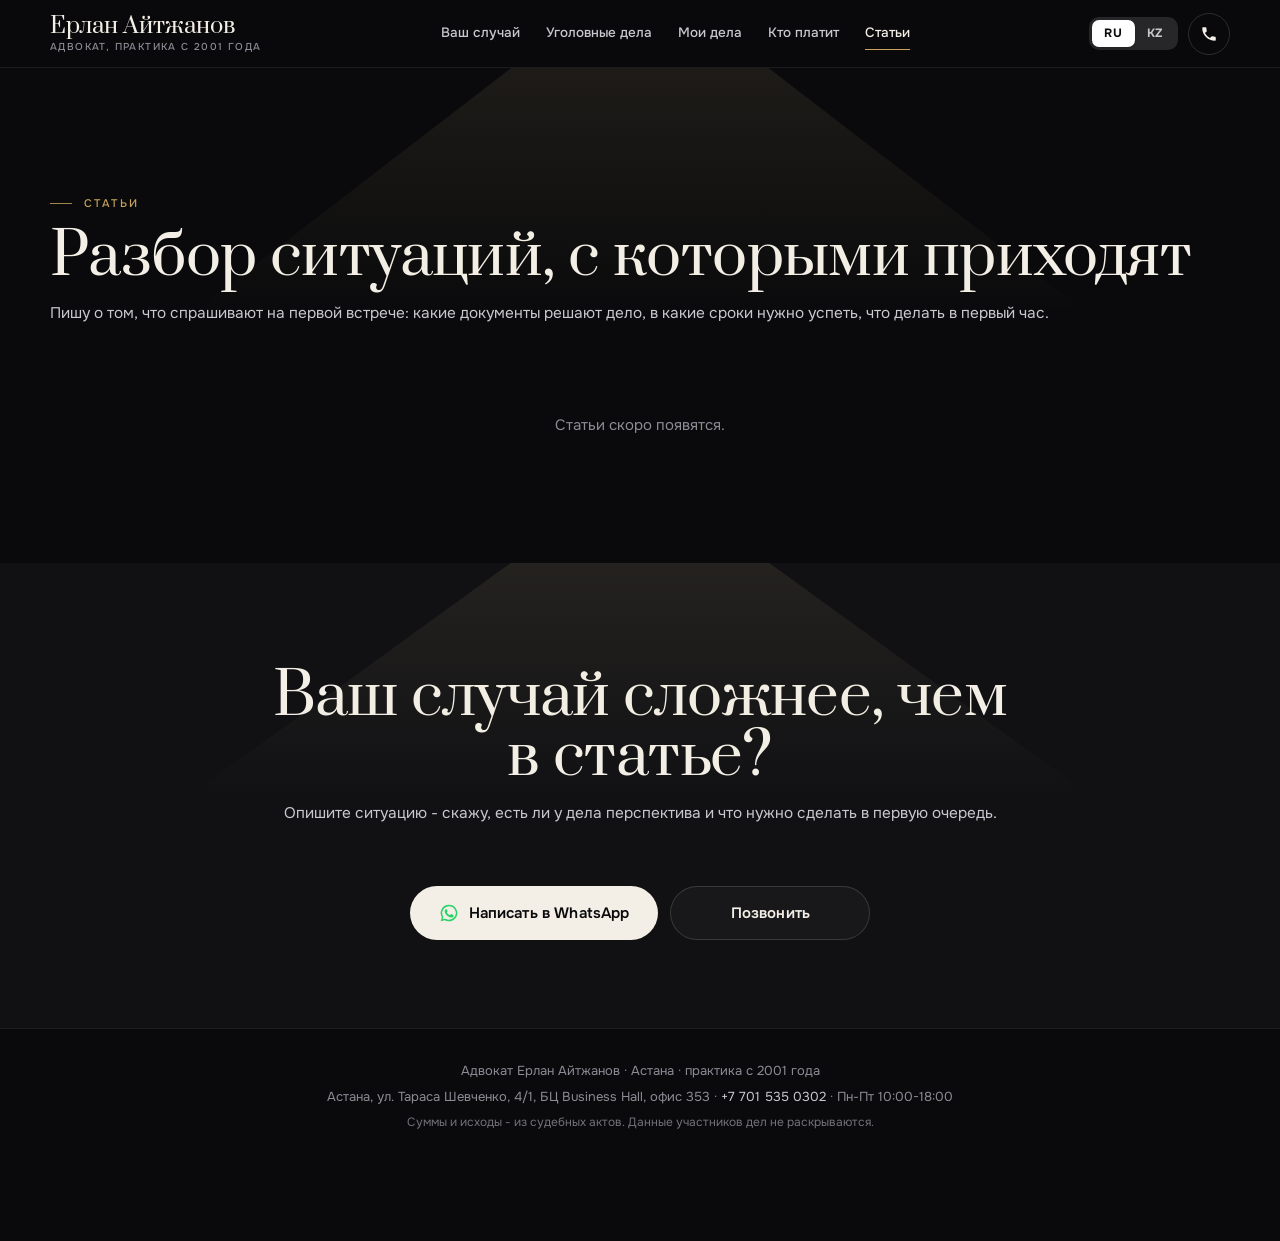
<file: stati.html>
<!DOCTYPE html>
<html lang="ru">
<head>
<meta charset="UTF-8">
<meta name="viewport" content="width=device-width, initial-scale=1">

<!-- ═══════════════════════════════════════════════════════════════════
     СТАТЬИ - список. Содержимое приходит из Google-таблицы
     «Адвокат Ерлан - статьи на сайт» (id таблицы - в articles.js).
     Клиент правит таблицу, страница подхватывает сама.
     ═══════════════════════════════════════════════════════════════════ -->

<title>Статьи адвоката Ерлана Айтжанова, Астана</title>
<meta name="description" content="Разбор ситуаций от адвоката: взыскание долгов, споры об имуществе, уголовные дела в бизнесе. Что делать и какие документы собрать.">

<meta name="robots" content="index,follow">
<meta name="theme-color" content="#0A0A0C">

<meta property="og:type" content="website">
<meta property="og:url" content="https://advokataitzhanov.kz/stati.html">
<meta property="og:title" content="Статьи адвоката Ерлана Айтжанова">
<meta property="og:description" content="Разбор ситуаций: взыскание долгов, споры об имуществе, уголовные дела в бизнесе.">
<meta property="og:image" content="https://advokataitzhanov.kz/assets/og-image.jpg?v=20260910-1">
<meta property="og:locale" content="ru_RU">
<meta property="og:site_name" content="Адвокат Ерлан Айтжанов">
<meta name="twitter:card" content="summary_large_image">

<link rel="icon" href="favicon.ico?v=20260907-1" sizes="any">
<link rel="icon" href="assets/favicon.svg?v=20260907-1" type="image/svg+xml">
<link rel="icon" href="assets/favicon-32.png?v=20260907-1" sizes="32x32">
<link rel="apple-touch-icon" href="assets/favicon-180.png?v=20260907-1">

<link rel="preconnect" href="https://fonts.googleapis.com">
<link rel="preconnect" href="https://fonts.gstatic.com" crossorigin>
<link rel="preconnect" href="https://docs.google.com">
<link href="https://fonts.googleapis.com/css2?family=Prata&family=Onest:wght@400;500;600&display=swap" rel="stylesheet">
<link rel="canonical" href="https://advokataitzhanov.kz/stati.html">
<link rel="stylesheet" href="styles.css?v=20260911-5">
</head>
<body data-page="list">

<!-- ─────────── ШАПКА ─────────── -->
<header class="hdr solid" id="hdr">
  <div class="hdr-in">
    <a class="brand" href="index.html" data-keep-lang="index.html">Ерлан Айтжанов<small data-i18n-art="brand.sub">адвокат, практика с 2001 года</small></a>
    <nav class="nav" aria-label="Разделы">
      <a href="index.html#dela" data-keep-lang="index.html#dela" data-i18n-art="nav.dela">Ваш случай</a>
      <a href="index.html#ugolovnye" data-keep-lang="index.html#ugolovnye" data-i18n-art="nav.ugol">Уголовные дела</a>
      <a href="index.html#opyt" data-keep-lang="index.html#opyt" data-i18n-art="nav.opyt">Мои дела</a>
      <a href="index.html#raschet" data-keep-lang="index.html#raschet" data-i18n-art="nav.raschet">Кто платит</a>
      <a class="is-here" href="stati.html" data-keep-lang="stati.html" data-i18n-art="st.nav">Статьи</a>
    </nav>
    <div class="hdr-right">
      <div class="lang" role="group" aria-label="Язык сайта">
        <button type="button" data-lang="ru" class="is-active" aria-pressed="true" lang="ru">RU</button>
        <button type="button" data-lang="kk" aria-pressed="false" lang="kk">KZ</button>
      </div>
      <a class="call" href="tel:+77015350302" data-track="call" aria-label="Позвонить">
        <svg viewBox="0 0 24 24" width="18" height="18" aria-hidden="true"><path fill="currentColor" d="M6.6 10.8a15.1 15.1 0 0 0 6.6 6.6l2.2-2.2a1 1 0 0 1 1-.25c1.1.37 2.3.57 3.6.57a1 1 0 0 1 1 1V20a1 1 0 0 1-1 1A17 17 0 0 1 3 4a1 1 0 0 1 1-1h3.5a1 1 0 0 1 1 1c0 1.25.2 2.45.57 3.57a1 1 0 0 1-.25 1L6.6 10.8z"/></svg>
      </a>
      <button class="burger" id="burger" type="button" aria-label="Меню" aria-expanded="false" aria-controls="menu"><i></i><i></i></button>
    </div>
  </div>
</header>

<div class="menu" id="menu" hidden>
  <nav aria-label="Меню">
    <a href="index.html#dela" data-keep-lang="index.html#dela" data-i18n-art="nav.dela">Ваш случай</a>
    <a href="index.html#ugolovnye" data-keep-lang="index.html#ugolovnye" data-i18n-art="nav.ugol">Уголовные дела</a>
    <a href="index.html#opyt" data-keep-lang="index.html#opyt" data-i18n-art="nav.opyt">Мои дела</a>
    <a href="index.html#poryadok" data-keep-lang="index.html#poryadok" data-i18n-art="nav.poryadok">Как идёт дело</a>
    <a href="index.html#raschet" data-keep-lang="index.html#raschet" data-i18n-art="nav.raschet">Кто платит</a>
    <a href="stati.html" data-keep-lang="stati.html" data-i18n-art="st.nav">Статьи</a>
    <a href="index.html#zayavka" data-keep-lang="index.html#zayavka" data-i18n-art="nav.zayavka">Заявка</a>
  </nav>
  <div class="menu-foot">
    <a href="tel:+77015350302" data-track="call">+7 701 535 0302</a>
    <a href="https://wa.me/77015350302" target="_blank" rel="noopener" data-track="wa">WhatsApp</a>
  </div>
</div>

<main class="page">
  <section class="sec sec-arts">
    <div class="wrap">
      <div class="head head-left">
        <p class="kicker" data-i18n-art="st.kicker">Статьи</p>
        <h1 class="h2" data-i18n-art="st.h1">Разбор ситуаций, с которыми приходят</h1>
        <p class="lead" data-i18n-art="st.lead">Пишу о том, что спрашивают на первой встрече: какие документы решают дело, в какие сроки нужно успеть, что делать в первый час.</p>
      </div>

      <div class="art-grid" id="artGrid"></div>
      <p class="art-note" id="artNote" hidden></p>
    </div>
  </section>

  <!-- ─────────── ЗАЯВКА ПОСЛЕ ЧТЕНИЯ ─────────── -->
  <section class="sec sec-artcta">
    <div class="wrap wrap-narrow">
      <div class="head">
        <h2 class="h2" data-i18n-art="st.cta.h">Ваш случай сложнее, чем в статье?</h2>
        <p class="lead" data-i18n-art="st.cta.l">Опишите ситуацию - скажу, есть ли у дела перспектива и что нужно сделать в первую очередь.</p>
      </div>
      <div class="btns">
        <a class="btn btn-wa" href="https://wa.me/77015350302" target="_blank" rel="noopener" data-track="wa">
          <svg viewBox="0 0 24 24" width="20" height="20" aria-hidden="true"><path fill="currentColor" d="M12 2a10 10 0 0 0-8.6 15.1L2 22l5-1.3A10 10 0 1 0 12 2zm0 18.2a8.2 8.2 0 0 1-4.2-1.2l-.3-.2-3 .8.8-2.9-.2-.3A8.2 8.2 0 1 1 12 20.2zm4.5-6.1c-.2-.1-1.5-.7-1.7-.8-.2-.1-.4-.1-.6.1l-.8 1c-.1.2-.3.2-.5.1a6.7 6.7 0 0 1-3.3-2.9c-.3-.4.2-.4.7-1.3.1-.2 0-.3 0-.5l-.8-1.8c-.2-.5-.4-.4-.6-.4h-.5a1 1 0 0 0-.7.3 3 3 0 0 0-.9 2.2c0 1.3.9 2.5 1.1 2.7.1.2 1.9 2.9 4.6 4 1.7.7 2.3.8 3.2.7.5-.1 1.5-.6 1.7-1.2.2-.6.2-1.1.2-1.2l-.5-.3z"/></svg>
          <span data-i18n-art="btn.wa">Написать в WhatsApp</span>
        </a>
        <a class="btn btn-ghost" href="tel:+77015350302" data-track="call" data-i18n-art="btn.call">Позвонить</a>
      </div>
    </div>
  </section>
</main>

<footer class="foot">
  <div class="wrap">
    <p data-i18n-art="foot.l1">Адвокат Ерлан Айтжанов · Астана · практика с 2001 года</p>
    <p class="foot-addr"><span data-i18n-art="foot.addr">Астана, ул. Тараса Шевченко, 4/1, БЦ Business Hall, офис 353</span> · <a href="tel:+77015350302" data-track="call">+7 701 535 0302</a> · <span data-i18n-art="foot.hours">Пн-Пт 10:00-18:00</span></p>
    <p class="foot-sub" data-i18n-art="foot.l2">Суммы и исходы - из судебных актов. Данные участников дел не раскрываются.</p>
  </div>
</footer>

<div class="bar" id="bar" aria-hidden="true">
  <a href="tel:+77015350302" data-track="call" data-i18n-art="btn.call">Позвонить</a>
  <a class="bar-wa" href="https://wa.me/77015350302" target="_blank" rel="noopener" data-track="wa">WhatsApp</a>
</div>

<script src="articles.js?v=20260911-5" defer></script>
</body>
</html>
</file>
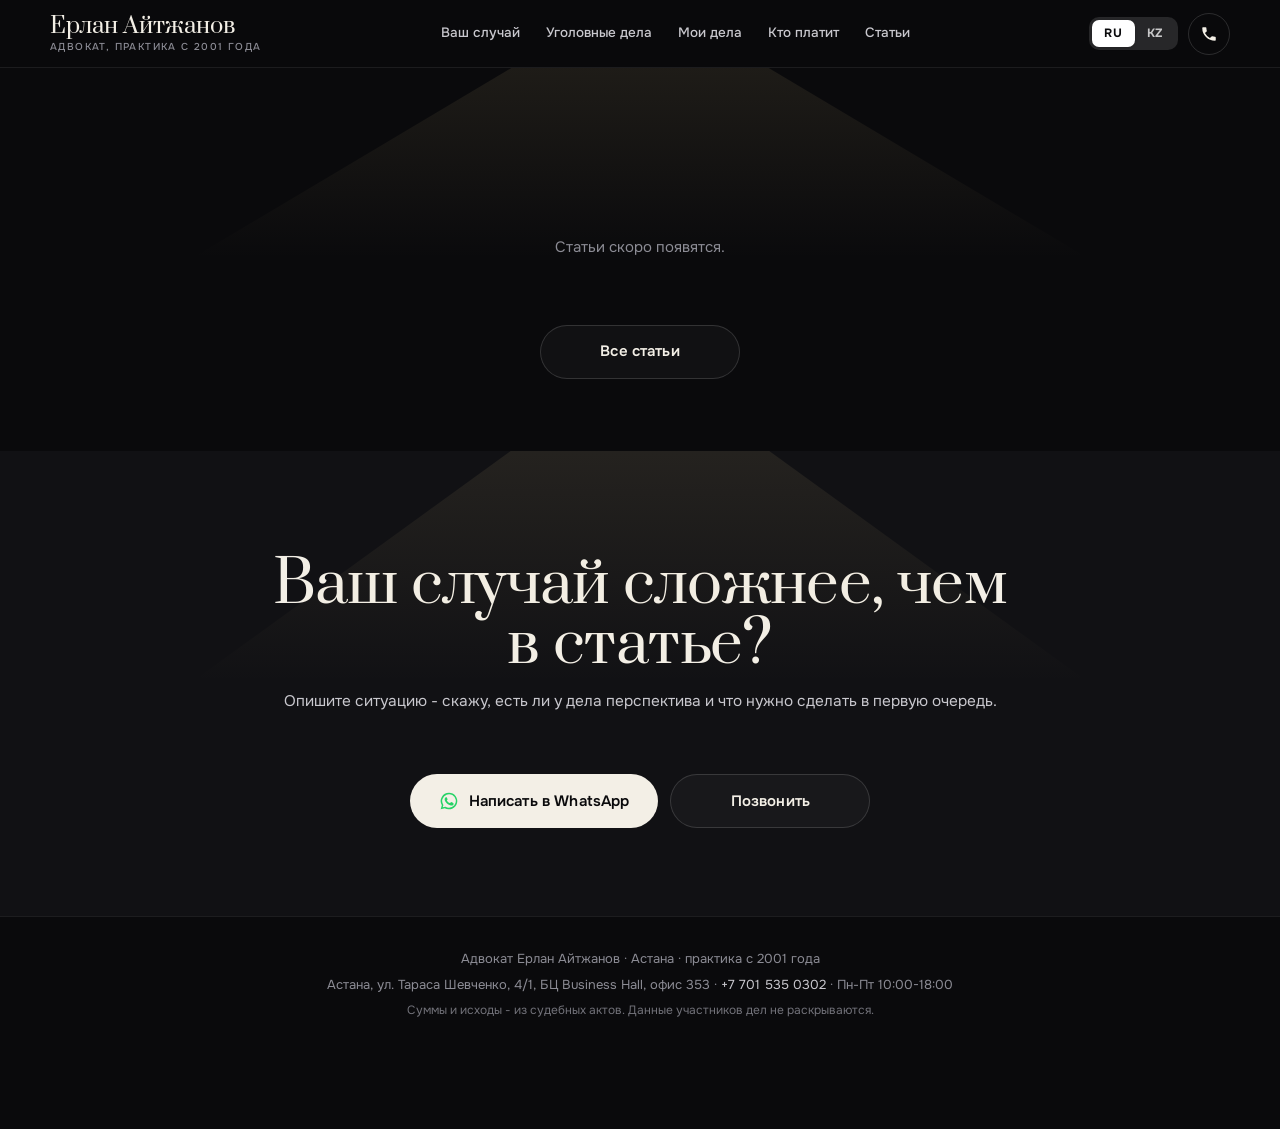
<file: statya.html>
<!DOCTYPE html>
<html lang="ru">
<head>
<meta charset="UTF-8">
<meta name="viewport" content="width=device-width, initial-scale=1">

<!-- ═══════════════════════════════════════════════════════════════════
     СТАТЬЯ - одна запись, statya.html?id=<адрес из таблицы>.
     Содержимое приходит из Google-таблицы
     «Адвокат Ерлан - статьи на сайт» (id таблицы - в articles.js).
     Клиент правит таблицу, страница подхватывает сама.
     ═══════════════════════════════════════════════════════════════════ -->

<title>Статья - адвокат Ерлан Айтжанов</title>
<meta name="description" content="Разбор ситуаций от адвоката: взыскание долгов, споры об имуществе, уголовные дела в бизнесе. Что делать и какие документы собрать.">

<meta name="robots" content="index,follow">
<meta name="theme-color" content="#0A0A0C">

<meta property="og:type" content="website">
<meta property="og:title" content="Статьи адвоката Ерлана Айтжанова">
<meta property="og:description" content="Разбор ситуаций: взыскание долгов, споры об имуществе, уголовные дела в бизнесе.">
<meta property="og:image" content="https://advokataitzhanov.kz/assets/og-image.jpg?v=20260910-1">
<meta property="og:locale" content="ru_RU">
<meta property="og:site_name" content="Адвокат Ерлан Айтжанов">
<meta name="twitter:card" content="summary_large_image">

<link rel="icon" href="favicon.ico?v=20260907-1" sizes="any">
<link rel="icon" href="assets/favicon.svg?v=20260907-1" type="image/svg+xml">
<link rel="icon" href="assets/favicon-32.png?v=20260907-1" sizes="32x32">
<link rel="apple-touch-icon" href="assets/favicon-180.png?v=20260907-1">

<link rel="preconnect" href="https://fonts.googleapis.com">
<link rel="preconnect" href="https://fonts.gstatic.com" crossorigin>
<link rel="preconnect" href="https://docs.google.com">
<link href="https://fonts.googleapis.com/css2?family=Prata&family=Onest:wght@400;500;600&display=swap" rel="stylesheet">
<link rel="canonical" href="">
<link rel="stylesheet" href="styles.css?v=20260911-5">
</head>
<body data-page="article">

<!-- ─────────── ШАПКА ─────────── -->
<header class="hdr solid" id="hdr">
  <div class="hdr-in">
    <a class="brand" href="index.html" data-keep-lang="index.html">Ерлан Айтжанов<small data-i18n-art="brand.sub">адвокат, практика с 2001 года</small></a>
    <nav class="nav" aria-label="Разделы">
      <a href="index.html#dela" data-keep-lang="index.html#dela" data-i18n-art="nav.dela">Ваш случай</a>
      <a href="index.html#ugolovnye" data-keep-lang="index.html#ugolovnye" data-i18n-art="nav.ugol">Уголовные дела</a>
      <a href="index.html#opyt" data-keep-lang="index.html#opyt" data-i18n-art="nav.opyt">Мои дела</a>
      <a href="index.html#raschet" data-keep-lang="index.html#raschet" data-i18n-art="nav.raschet">Кто платит</a>
      <a href="stati.html" data-keep-lang="stati.html" data-i18n-art="st.nav">Статьи</a>
    </nav>
    <div class="hdr-right">
      <div class="lang" role="group" aria-label="Язык сайта">
        <button type="button" data-lang="ru" class="is-active" aria-pressed="true" lang="ru">RU</button>
        <button type="button" data-lang="kk" aria-pressed="false" lang="kk">KZ</button>
      </div>
      <a class="call" href="tel:+77015350302" data-track="call" aria-label="Позвонить">
        <svg viewBox="0 0 24 24" width="18" height="18" aria-hidden="true"><path fill="currentColor" d="M6.6 10.8a15.1 15.1 0 0 0 6.6 6.6l2.2-2.2a1 1 0 0 1 1-.25c1.1.37 2.3.57 3.6.57a1 1 0 0 1 1 1V20a1 1 0 0 1-1 1A17 17 0 0 1 3 4a1 1 0 0 1 1-1h3.5a1 1 0 0 1 1 1c0 1.25.2 2.45.57 3.57a1 1 0 0 1-.25 1L6.6 10.8z"/></svg>
      </a>
      <button class="burger" id="burger" type="button" aria-label="Меню" aria-expanded="false" aria-controls="menu"><i></i><i></i></button>
    </div>
  </div>
</header>

<div class="menu" id="menu" hidden>
  <nav aria-label="Меню">
    <a href="index.html#dela" data-keep-lang="index.html#dela" data-i18n-art="nav.dela">Ваш случай</a>
    <a href="index.html#ugolovnye" data-keep-lang="index.html#ugolovnye" data-i18n-art="nav.ugol">Уголовные дела</a>
    <a href="index.html#opyt" data-keep-lang="index.html#opyt" data-i18n-art="nav.opyt">Мои дела</a>
    <a href="index.html#poryadok" data-keep-lang="index.html#poryadok" data-i18n-art="nav.poryadok">Как идёт дело</a>
    <a href="index.html#raschet" data-keep-lang="index.html#raschet" data-i18n-art="nav.raschet">Кто платит</a>
    <a href="stati.html" data-keep-lang="stati.html" data-i18n-art="st.nav">Статьи</a>
    <a href="index.html#zayavka" data-keep-lang="index.html#zayavka" data-i18n-art="nav.zayavka">Заявка</a>
  </nav>
  <div class="menu-foot">
    <a href="tel:+77015350302" data-track="call">+7 701 535 0302</a>
    <a href="https://wa.me/77015350302" target="_blank" rel="noopener" data-track="wa">WhatsApp</a>
  </div>
</div>

<main class="page">
  <article class="sec sec-art">
    <div class="wrap wrap-narrow" id="artBody"></div>
  </article>

  <!-- ─────────── ДРУГИЕ СТАТЬИ ─────────── -->
  <section class="sec sec-arts sec-other" id="artOther" hidden>
    <div class="wrap">
      <div class="head head-left">
        <p class="kicker" data-i18n-art="st.kicker">Статьи</p>
        <h2 class="h2" data-i18n-art="st.other">Другие статьи</h2>
      </div>
      <div class="art-grid"></div>
    </div>
  </section>

  <!-- ─────────── ЗАЯВКА ПОСЛЕ ЧТЕНИЯ ─────────── -->
  <section class="sec sec-artcta">
    <div class="wrap wrap-narrow">
      <div class="head">
        <h2 class="h2" data-i18n-art="st.cta.h">Ваш случай сложнее, чем в статье?</h2>
        <p class="lead" data-i18n-art="st.cta.l">Опишите ситуацию - скажу, есть ли у дела перспектива и что нужно сделать в первую очередь.</p>
      </div>
      <div class="btns">
        <a class="btn btn-wa" href="https://wa.me/77015350302" target="_blank" rel="noopener" data-track="wa">
          <svg viewBox="0 0 24 24" width="20" height="20" aria-hidden="true"><path fill="currentColor" d="M12 2a10 10 0 0 0-8.6 15.1L2 22l5-1.3A10 10 0 1 0 12 2zm0 18.2a8.2 8.2 0 0 1-4.2-1.2l-.3-.2-3 .8.8-2.9-.2-.3A8.2 8.2 0 1 1 12 20.2zm4.5-6.1c-.2-.1-1.5-.7-1.7-.8-.2-.1-.4-.1-.6.1l-.8 1c-.1.2-.3.2-.5.1a6.7 6.7 0 0 1-3.3-2.9c-.3-.4.2-.4.7-1.3.1-.2 0-.3 0-.5l-.8-1.8c-.2-.5-.4-.4-.6-.4h-.5a1 1 0 0 0-.7.3 3 3 0 0 0-.9 2.2c0 1.3.9 2.5 1.1 2.7.1.2 1.9 2.9 4.6 4 1.7.7 2.3.8 3.2.7.5-.1 1.5-.6 1.7-1.2.2-.6.2-1.1.2-1.2l-.5-.3z"/></svg>
          <span data-i18n-art="btn.wa">Написать в WhatsApp</span>
        </a>
        <a class="btn btn-ghost" href="tel:+77015350302" data-track="call" data-i18n-art="btn.call">Позвонить</a>
      </div>
    </div>
  </section>
</main>

<footer class="foot">
  <div class="wrap">
    <p data-i18n-art="foot.l1">Адвокат Ерлан Айтжанов · Астана · практика с 2001 года</p>
    <p class="foot-addr"><span data-i18n-art="foot.addr">Астана, ул. Тараса Шевченко, 4/1, БЦ Business Hall, офис 353</span> · <a href="tel:+77015350302" data-track="call">+7 701 535 0302</a> · <span data-i18n-art="foot.hours">Пн-Пт 10:00-18:00</span></p>
    <p class="foot-sub" data-i18n-art="foot.l2">Суммы и исходы - из судебных актов. Данные участников дел не раскрываются.</p>
  </div>
</footer>

<div class="bar" id="bar" aria-hidden="true">
  <a href="tel:+77015350302" data-track="call" data-i18n-art="btn.call">Позвонить</a>
  <a class="bar-wa" href="https://wa.me/77015350302" target="_blank" rel="noopener" data-track="wa">WhatsApp</a>
</div>

<script src="articles.js?v=20260911-5" defer></script>
</body>
</html>
</file>
<file: styles.css>
/* ═══════════════════════════════════════════════════════════════════
   ВАРИАНТ C - «Кабинет. Ночь. Лампа.»
   Сигнатура: конус света настольной лампы, который выводит дело из
   темноты. Форма - трапеция с вершиной над кадром, расширяется по
   скроллу как диммер. Три места: герой (портрет под лампой), плита цифр
   и фото-плиты (кадр раскрывается конусом), карточки и реестр дел
   (тихий конус фоном, зажигается при появлении).
   ═══════════════════════════════════════════════════════════════════ */

:root{
  --ink:#0A0A0C;
  --coal:#111114;
  --soot:#18181D;
  --line:rgba(255,255,255,.08);
  --line2:rgba(255,255,255,.14);
  --smoke:#8C8C95;
  --fog:#C9C8CE;
  --paper:#F3EFE6;
  --brass:#C9A45C;
  --brass2:#E9CF8E;
  --wa:#25D366;
  --fd:"Prata","Noto Serif","Times New Roman",serif;
  --ft:"Onest","Segoe UI",system-ui,sans-serif;
  --hdr:68px;
  --r:18px;
}

*,*::before,*::after{box-sizing:border-box}
html{-webkit-text-size-adjust:100%;overflow-x:clip;background:var(--ink);scroll-behavior:auto}
body{margin:0;background:var(--ink);color:var(--fog);font:400 15px/1.5 var(--ft);overflow-x:clip;-webkit-font-smoothing:antialiased}
img{display:block;max-width:100%}
a{color:inherit;text-decoration:none}
ul,ol{margin:0;padding:0;list-style:none}
h1,h2,h3,h4,p{margin:0}
button{font:inherit;color:inherit}
::selection{background:var(--brass);color:var(--ink)}

.wrap{width:min(1180px,100% - 40px);margin-inline:auto}
.wrap-narrow{width:min(760px,100% - 40px)}

/* ───────── типографика ───────── */
.kicker{font:500 11px/1.4 var(--ft);letter-spacing:.22em;text-transform:uppercase;color:var(--brass);display:flex;align-items:center;justify-content:center;gap:12px}
.kicker::before{content:"";width:22px;height:1px;background:var(--brass);opacity:.8}
.h1{font:400 clamp(46px,min(11vw,10svh),100px)/.98 var(--fd);color:var(--paper);letter-spacing:-.01em;margin-top:18px}
.h1-sub{display:inline-block;font-size:.5em;line-height:1.1;margin-top:.18em;color:var(--fog)}
.h2{font:400 clamp(32px,5vw,58px)/1.05 var(--fd);color:var(--paper);letter-spacing:-.01em;margin-top:16px}
.h3{font:400 clamp(22px,2.6vw,28px)/1.2 var(--fd);color:var(--paper)}
.lead{color:var(--fog);font-size:clamp(15px,1.2vw,18px);line-height:1.55;margin-top:14px}
.lead.center{text-align:center}
.head{text-align:center;margin-bottom:clamp(36px,5vw,60px)}
.fit{white-space:nowrap}

/* ───────── кнопки ───────── */
.btns{display:flex;gap:12px;justify-content:center;flex-wrap:wrap;margin-top:26px}
.btn{display:inline-flex;align-items:center;justify-content:center;gap:10px;height:54px;padding:0 28px;border-radius:27px;font-weight:600;font-size:15px;letter-spacing:.01em;transition:transform .25s,background .25s,color .25s,border-color .25s;border:1px solid transparent;cursor:pointer;min-width:200px}
.btn:hover{transform:translateY(-2px)}
.btn-solid{background:var(--brass);color:var(--ink)}
.btn-solid:hover{background:var(--brass2)}
.btn-ghost{border-color:var(--line2);color:var(--paper);background:rgba(255,255,255,.03)}
.btn-ghost:hover{border-color:var(--paper)}
.btn-wa{background:var(--paper);color:var(--ink)}
.btn-wa svg{color:var(--wa)}
.btn-wide{width:100%}

/* ───────── шапка ───────── */
.hdr{position:fixed;top:0;left:0;right:0;z-index:60;height:var(--hdr);transition:background .35s,border-color .35s;border-bottom:1px solid transparent}
.hdr.solid{background:rgba(10,10,12,.92);border-color:var(--line)}
.hdr-in{height:100%;width:min(1180px,100% - 40px);margin-inline:auto;display:flex;align-items:center;gap:24px}
.brand{position:relative;z-index:2;font:400 22px/1 var(--fd);color:var(--paper);display:flex;flex-direction:column;gap:4px;white-space:nowrap}
.brand small{font:500 10px/1.2 var(--ft);letter-spacing:.14em;text-transform:uppercase;color:var(--smoke)}
.nav{display:flex;gap:26px;margin-inline:auto;font-size:13.5px;font-weight:500;color:var(--fog)}
.nav a{padding:6px 0;position:relative;white-space:nowrap}
.nav a::after{content:"";position:absolute;left:0;right:100%;bottom:0;height:1px;background:var(--brass);transition:right .3s}
.nav a:hover::after{right:0}
.hdr-right{position:relative;z-index:2;display:flex;align-items:center;gap:10px;margin-left:auto}
.nav + .hdr-right{margin-left:0}

.lang{display:flex;gap:0;background:rgba(255,255,255,.12);border-radius:10px;padding:3px}
.lang button{border:0;background:transparent;border-radius:7px;cursor:pointer;padding:6px 12px;font-size:12px;font-weight:700;letter-spacing:.06em;color:rgba(255,255,255,.75);transition:background .25s,color .25s;line-height:1.2}
.lang button:hover{color:#fff}
.lang button.is-active{background:#fff;color:var(--ink);box-shadow:0 1px 3px rgba(0,0,0,.18)}
.lang button:focus-visible{outline:2px solid currentColor;outline-offset:2px}

.call{width:42px;height:42px;border-radius:50%;display:grid;place-items:center;border:1px solid var(--line2);color:var(--paper);transition:border-color .25s,background .25s}
.call:hover{border-color:var(--brass);color:var(--brass)}
.burger{display:none;width:42px;height:42px;border:1px solid var(--line2);border-radius:50%;background:transparent;cursor:pointer;position:relative}
.burger i{position:absolute;left:12px;right:12px;height:1.5px;background:var(--paper);transition:transform .3s,top .3s}
.burger i:first-child{top:16px}
.burger i:last-child{top:24px}
body.menu-open .burger i:first-child{top:20px;transform:rotate(45deg)}
body.menu-open .burger i:last-child{top:20px;transform:rotate(-45deg)}

/* Меню на весь экран */
.menu{position:fixed;inset:0;z-index:55;background:rgba(10,10,12,.96);display:flex;flex-direction:column;justify-content:center;align-items:center;padding:calc(var(--hdr) + 20px) 24px 40px;text-align:center;opacity:0;transition:opacity .3s}
.menu[hidden]{display:none}
.menu.show{opacity:1}
.menu nav{display:flex;flex-direction:column;gap:6px}
.menu nav a{font:400 clamp(28px,7vw,40px)/1.35 var(--fd);color:var(--paper)}
.menu-foot{margin-top:36px;display:flex;flex-direction:column;gap:8px;font-size:15px;color:var(--fog)}
.menu-foot a:last-child{color:var(--brass)}

@media (max-width:1219px){
  .nav{display:none}
  .burger{display:block}
  .hdr-right,.nav + .hdr-right{margin-left:auto}
}

/* ───────── механика плит ───────── */
.pw{position:relative;height:100svh;--enter:0;--stay:0;--exit:0}
.pw-hero{height:175svh;--enter:1;--intro:0}
.plate{position:sticky;top:0;height:100svh;overflow:hidden;background:var(--ink);transform:scale(calc(1 - .07 * var(--exit)));transform-origin:50% 40%;border-radius:calc(30px * (1 - var(--enter))) calc(30px * (1 - var(--enter))) 0 0;will-change:transform}
.plate::after{content:"";position:absolute;inset:0;background:#000;opacity:calc(.78 * var(--exit));pointer-events:none;z-index:5}
.pw.gone .plate{visibility:hidden}

/* ───────── конус света (сигнатура) ───────── */
.cone{position:absolute;inset:0;overflow:hidden;--ay:-36%;--hw0:36vw;--open:0;--hw:calc(var(--hw0) + 150vw * var(--open))}
.ly{position:absolute;inset:0;width:100%;height:100%;object-fit:cover;object-position:50% 20%}
.ly-dim{opacity:.13}
.ly-3{opacity:.28;clip-path:polygon(50% var(--ay),calc(50% - var(--hw) - 14vw) 100%,calc(50% + var(--hw) + 14vw) 100%)}
.ly-2{opacity:.45;clip-path:polygon(50% var(--ay),calc(50% - var(--hw) - 6vw) 100%,calc(50% + var(--hw) + 6vw) 100%)}
.ly-1{clip-path:polygon(50% var(--ay),calc(50% - var(--hw)) 100%,calc(50% + var(--hw)) 100%)}
.ly-tint{background:linear-gradient(180deg,rgba(233,207,142,.30),rgba(201,164,92,.10) 45%,rgba(201,164,92,0) 75%);clip-path:polygon(50% var(--ay),calc(50% - var(--hw)) 100%,calc(50% + var(--hw)) 100%);mix-blend-mode:screen}
.ly-haze{background:radial-gradient(55% 42% at 50% 0%,rgba(233,207,142,.22),rgba(233,207,142,0) 70%);opacity:calc(.6 + .4 * var(--open))}
.ly-shade{background:linear-gradient(180deg,rgba(10,10,12,.35),rgba(10,10,12,0) 30%,rgba(10,10,12,.1) 55%,rgba(10,10,12,.92) 100%)}

/* плита без фото: только свет */
.cone-light .ly-glow1,.cone-light .ly-glow2,.cone-light .ly-glow3{background:linear-gradient(180deg,rgba(233,207,142,.22),rgba(201,164,92,.05) 55%,rgba(201,164,92,0) 100%)}
.cone-light .ly-glow1{clip-path:polygon(50% var(--ay),calc(50% - var(--hw)) 100%,calc(50% + var(--hw)) 100%)}
.cone-light .ly-glow2{opacity:.5;clip-path:polygon(50% var(--ay),calc(50% - var(--hw) - 7vw) 100%,calc(50% + var(--hw) + 7vw) 100%)}
.cone-light .ly-glow3{opacity:.3;clip-path:polygon(50% var(--ay),calc(50% - var(--hw) - 16vw) 100%,calc(50% + var(--hw) + 16vw) 100%)}

/* текст плит */
.txt{position:relative;z-index:6}
.plate .txt{opacity:0;transform:translateY(34px);transition:opacity .9s cubic-bezier(.2,.7,.2,1),transform .9s cubic-bezier(.2,.7,.2,1)}
.plate .txt.on{opacity:1;transform:none}
.plate .txt > *{transition:opacity .8s,transform .8s}

/* ───────── герой ───────── */
.hero .cone{--hw0:30vw;--ay:-34%;--hw:calc(var(--hw0) * var(--intro) + 170vw * var(--stay))}
.hero .ly{object-position:50% 30%;width:min(100%,92svh);left:50%;translate:-50% 0;-webkit-mask-image:linear-gradient(90deg,transparent,#000 14%,#000 86%,transparent);mask-image:linear-gradient(90deg,transparent,#000 14%,#000 86%,transparent)}
.hero .ly-dim{width:100%;left:0;translate:none;-webkit-mask-image:none;mask-image:none;filter:blur(26px) saturate(.7);transform:scale(1.12)}
.hero .ly-haze{opacity:calc(var(--intro) * (.7 + .3 * var(--stay)))}
.hero .ly-dim{opacity:calc(.32 * var(--intro))}
.hero-txt{position:absolute;left:0;right:0;margin-inline:auto;width:min(1120px,100% - 40px);bottom:0;padding:0 0 78px;text-align:center;transition:none;transform:translateY(calc((1 - var(--intro)) * 40px - var(--stay) * 50px));opacity:var(--intro)}
.plate .hero-txt.on{transform:translateY(calc((1 - var(--intro)) * 40px - var(--stay) * 50px))}
.hero-txt .lead{max-width:none;margin:12px auto 0;font-size:clamp(15px,1.15vw,17px);color:var(--fog);text-shadow:0 1px 20px rgba(0,0,0,.6)}
.hero .h1{text-shadow:0 2px 30px rgba(0,0,0,.55)}
.hero .btns{margin-top:22px}

/* бегущая лента */
.mq{position:absolute;left:0;right:0;bottom:0;z-index:7;height:44px;border-top:1px solid var(--line);background:rgba(10,10,12,.55);overflow:hidden;display:flex;align-items:center}
.mq-track{display:flex;width:max-content;animation:mq 46s linear infinite}
.mq-list{display:flex;flex:0 0 auto}
.mq-list li{flex:0 0 auto;font:500 11px/1 var(--ft);letter-spacing:.18em;text-transform:uppercase;color:var(--smoke);padding:0 22px;display:flex;align-items:center;gap:22px}
.mq-list li::after{content:"";width:4px;height:4px;border-radius:50%;background:var(--brass)}
@keyframes mq{to{transform:translateX(-33.3333%)}}

/* ───────── плита цифр ───────── */
.itogi .cone{--ay:-40%;--hw0:14vw;--open:clamp(0,calc((var(--enter) - .25) / .75),1);--hw:calc(var(--hw0) + 52vw * var(--open))}
.itogi-txt{height:100%;display:flex;flex-direction:column;justify-content:center;align-items:center;text-align:center;padding:calc(var(--hdr) + 20px) 20px 60px}
.bignum{font:400 clamp(40px,min(9.2vw,11svh),128px)/1 var(--fd);color:var(--paper);margin-top:22px;font-variant-numeric:tabular-nums;letter-spacing:-.01em}
.bignum .cur{color:var(--brass);font-size:.72em}
.itogi-txt .lead{max-width:none}
.stats{display:flex;gap:clamp(24px,5vw,72px);margin-top:clamp(30px,5svh,56px);justify-content:center;flex-wrap:wrap}
.stats li{display:flex;flex-direction:column;gap:6px;align-items:center;min-width:120px}
.stats b{font:400 clamp(28px,3.4vw,44px)/1 var(--fd);color:var(--paper)}
.stats b i{font-style:normal;font-size:.55em}
.stats span{font-size:13px;color:var(--smoke);max-width:200px;line-height:1.35}
.stats li::before{content:"";width:22px;height:1px;background:var(--brass);margin-bottom:6px}

/* ───────── обычные секции ───────── */
.sec{position:relative;padding:clamp(72px,10vw,128px) 0;scroll-margin-top:var(--hdr);background:var(--ink)}
.sec::before{content:"";position:absolute;left:50%;top:0;width:min(900px,100%);height:min(480px,50%);transform:translateX(-50%);background:linear-gradient(180deg,rgba(233,207,142,.09),rgba(201,164,92,0) 100%);clip-path:polygon(50% -40%,0 100%,100% 100%);pointer-events:none}
.sec-opyt{background:var(--coal)}
.sec-contact{background:var(--coal)}

/* карточки направлений */
.group{margin-top:clamp(40px,5vw,64px)}
.group .h3{text-align:center;margin-bottom:22px}
.cards{display:grid;grid-template-columns:repeat(auto-fit,minmax(250px,1fr));gap:14px}
.card{position:relative;overflow:hidden;background:var(--soot);border:1px solid var(--line);border-radius:var(--r);padding:34px 24px 24px;text-align:center;scroll-margin-top:calc(var(--hdr) + 16px);transition:border-color .4s,transform .4s;--lit:0}
.card::before{content:"";position:absolute;left:50%;top:0;width:140%;height:75%;transform:translateX(-50%);background:linear-gradient(180deg,rgba(233,207,142,.22),rgba(201,164,92,0));clip-path:polygon(50% -50%,18% 100%,82% 100%);opacity:calc(.35 + .65 * var(--lit));transition:opacity .8s;pointer-events:none}
.card::after{content:"";position:absolute;left:50%;top:0;width:34px;height:2px;transform:translateX(-50%);background:var(--brass);border-radius:0 0 2px 2px;box-shadow:0 0 18px 4px rgba(233,207,142,calc(.15 + .35 * var(--lit)))}
.card:hover{border-color:var(--line2);transform:translateY(-3px);--lit:1}
.card.lit{--lit:1}
.card h4{position:relative;font:400 clamp(20px,1.7vw,23px)/1.2 var(--fd);color:var(--paper)}
.card p{position:relative;margin-top:10px;color:var(--fog);font-size:14.5px}
.card .proof{margin-top:16px;padding-top:14px;border-top:1px solid var(--line);color:var(--brass);font-size:13px;font-weight:500}
.card.flash{border-color:var(--brass)}

/* реестр дел */
.ledger{display:flex;flex-direction:column}
.case{position:relative;overflow:hidden;text-align:center;padding:clamp(28px,3.2vw,42px) 16px;border-top:1px solid var(--line);--lit:0}
.case:last-child{border-bottom:1px solid var(--line)}
.case::before{content:"";position:absolute;left:50%;top:0;width:min(720px,120%);height:100%;transform:translateX(-50%);background:linear-gradient(180deg,rgba(233,207,142,.16),rgba(201,164,92,0) 80%);clip-path:polygon(50% -30%,0 100%,100% 100%);opacity:var(--lit);transition:opacity 1.2s;pointer-events:none}
.case::after{content:"";position:absolute;left:50%;top:0;width:34px;height:2px;transform:translateX(-50%);background:var(--brass);opacity:calc(.35 + .65 * var(--lit));box-shadow:0 0 18px 4px rgba(233,207,142,calc(.4 * var(--lit)));transition:opacity .8s}
.case-sum{position:relative;font:400 clamp(34px,6.4vw,86px)/1 var(--fd);color:var(--paper);font-variant-numeric:tabular-nums;letter-spacing:-.01em;white-space:nowrap}
.case-sum .cur{color:var(--brass);font-size:.7em}
.case-word{font-size:clamp(30px,4.6vw,60px)}
.tag{display:inline-block;vertical-align:middle;font:500 11px/1 var(--ft);letter-spacing:.16em;text-transform:uppercase;color:var(--brass);border:1px solid rgba(201,164,92,.5);border-radius:20px;padding:8px 12px;margin-left:12px;white-space:nowrap}
.case-txt{position:relative;max-width:720px;margin:16px auto 0;color:var(--fog);font-size:clamp(15px,1.15vw,17px);line-height:1.5}
.case-meta{position:relative;display:flex;justify-content:center;gap:18px;margin-top:14px;font-size:12px;letter-spacing:.14em;text-transform:uppercase;color:var(--smoke)}
.case-meta span:last-child{color:var(--brass)}
.h3-def{text-align:center;margin:clamp(56px,7vw,88px) 0 22px}
.ledger-def .case-sum{font-size:clamp(28px,4.6vw,60px)}
.note{text-align:center;color:var(--smoke);margin-top:28px;font-size:14px}

/* ───────── фото-плиты ───────── */
.photo .cone{--ay:-30%;--hw0:10vw;--open:clamp(0,calc((var(--enter) - .3) / .7),1);transform:scale(calc(1.14 - .14 * var(--open)));transform-origin:50% 30%}
.photo .ly{object-position:50% 50%}
.photo .ly-shade{background:linear-gradient(180deg,rgba(10,10,12,.55),rgba(10,10,12,.05) 35%,rgba(10,10,12,.3) 65%,rgba(10,10,12,.95) 100%)}
.photo .txt{position:absolute;left:0;right:0;bottom:0;padding:0 20px clamp(48px,9svh,96px);text-align:center}
.h2-plate{margin-inline:auto;text-shadow:0 2px 30px rgba(0,0,0,.6)}
.photo .lead{margin-inline:auto;text-shadow:0 1px 20px rgba(0,0,0,.6)}

/* шаги */
.steps{display:grid;grid-template-columns:repeat(4,1fr);gap:14px}
.steps li{display:flex;flex-direction:column;align-items:center;text-align:center;gap:14px;padding:30px 18px;border:1px solid var(--line);border-radius:var(--r);background:var(--soot)}
.steps .n{font:400 44px/1 var(--fd);color:transparent;-webkit-text-stroke:1px var(--brass)}
.steps h4{font:400 20px/1.25 var(--fd);color:var(--paper)}
.steps p{margin-top:8px;font-size:14px;color:var(--fog)}

/* расчёт */
.eq{display:flex;align-items:stretch;justify-content:center;gap:14px;flex-wrap:wrap}
.eq-item{flex:1 1 220px;max-width:340px;background:var(--soot);border:1px solid var(--line);border-radius:var(--r);padding:26px 20px;text-align:center;display:flex;flex-direction:column;gap:10px}
.eq-item > span{font:500 11px/1 var(--ft);letter-spacing:.2em;text-transform:uppercase;color:var(--smoke)}
.eq-item b{font:400 clamp(26px,2.6vw,36px)/1 var(--fd);color:var(--paper);font-variant-numeric:tabular-nums;white-space:nowrap}
.eq-fee{border-color:rgba(201,164,92,.45)}
.eq-fee b{color:var(--brass)}
.eq-total{background:var(--paper);border-color:var(--paper)}
.eq-total > span{color:#6E6A60}
.eq-total b{color:var(--ink)}
.eq-op{font:400 40px/1 var(--fd);color:var(--brass);align-self:center}

/* вопросы */
.qa{border-top:1px solid var(--line);padding:6px 0}
.qa:last-of-type{border-bottom:1px solid var(--line)}
.qa summary{list-style:none;cursor:pointer;display:flex;align-items:center;justify-content:space-between;gap:18px;padding:18px 0;font:400 clamp(19px,2vw,24px)/1.3 var(--fd);color:var(--paper)}
.qa summary::-webkit-details-marker{display:none}
.qa summary::after{content:"";flex:0 0 auto;width:10px;height:10px;border-right:1px solid var(--brass);border-bottom:1px solid var(--brass);transform:rotate(45deg);transition:transform .3s;margin-right:6px}
.qa[open] summary::after{transform:rotate(-135deg)}
.qa p{padding:0 0 20px;color:var(--fog);font-size:16px;max-width:640px}

/* форма и контакты */
.form{display:flex;flex-direction:column;gap:14px}
.form label{display:flex;flex-direction:column;gap:8px;font-size:12px;letter-spacing:.14em;text-transform:uppercase;color:var(--smoke)}
.form input,.form textarea{width:100%;background:var(--soot);border:1px solid var(--line2);border-radius:14px;color:var(--paper);font:400 16px/1.4 var(--ft);padding:14px 16px;outline:none;transition:border-color .25s;resize:vertical}
.form input:focus,.form textarea:focus{border-color:var(--brass)}
.form input::placeholder,.form textarea::placeholder{color:#5E5E67}
.hp{position:absolute;left:-9999px;opacity:0;height:0;width:0}
.form-err{color:#E08A7A;font-size:14px;text-align:center}
.form-ok{color:var(--brass);font-size:15px;text-align:center}
.contacts{margin-top:clamp(48px,6vw,72px);text-align:center}
.phone{display:block;font:400 clamp(30px,5vw,48px)/1 var(--fd);color:var(--paper);font-variant-numeric:tabular-nums}
.addr{margin-top:10px;color:var(--smoke);font-size:14px;letter-spacing:.08em}

.foot{padding:32px 0 110px;border-top:1px solid var(--line);text-align:center;font-size:13px;color:var(--smoke)}
.foot-sub{margin-top:6px;font-size:12px;opacity:.8}

/* липкая панель */
.bar{position:fixed;left:14px;right:14px;bottom:14px;z-index:58;display:none;grid-template-columns:1fr 1fr;gap:6px;background:rgba(24,24,29,.96);border:1px solid var(--line2);border-radius:30px;padding:6px;transform:translateY(120%);transition:transform .4s cubic-bezier(.2,.7,.2,1);box-shadow:0 10px 40px rgba(0,0,0,.5)}
.bar a{height:46px;display:grid;place-items:center;border-radius:24px;font-weight:600;font-size:15px;color:var(--paper)}
.bar-wa{background:var(--brass);color:var(--ink)!important}
.bar.show{transform:none}

/* ───────── адаптив ───────── */
@media (max-width:900px){
  .steps{grid-template-columns:repeat(2,1fr)}
  .steps-6{grid-template-columns:repeat(2,1fr)}
  .ucard > h4,.ucard > p{min-height:0;display:block}
  .eq-op{width:100%;text-align:center}
}
@media (max-width:640px){
  .bar{display:grid}
  .foot{padding-bottom:110px}
  .hero .cone{--hw0:48vw}
  .hero .ly{object-position:50% 0;width:100%;left:0;translate:none;-webkit-mask-image:none;mask-image:none}
  .hero-txt{padding-bottom:84px}
  .kicker{font-size:10px;letter-spacing:.16em}
  .call{display:none}
  .h1{margin-top:14px}
  .btns .btn{width:100%}
  .steps,.steps-6{grid-template-columns:1fr}
  .steps li{flex-direction:row;text-align:left;align-items:flex-start;padding:22px 18px}
  .urgent-list li{padding:13px 14px 13px 42px}
  .steps .n{font-size:34px;min-width:52px}
  .eq-item{flex-basis:100%;max-width:none}
  .stats{gap:22px 28px}
  .case-meta{flex-direction:column;gap:4px}
  .tag{display:block;margin:12px auto 0;width:max-content}
  .itogi .cone{--hw0:26vw}
  .photo .cone{--hw0:18vw}
  .brand{font-size:19px}
  .hdr-in{gap:12px}
  .lang button{padding:6px 10px}
}
@media (max-width:400px){
  .brand small{display:none}
}
@media (max-height:640px) and (min-width:641px){
  .hero-txt{padding-bottom:70px}
}
@media (max-width:640px) and (max-height:720px){
  .hero-txt{padding-bottom:64px}
  .hero-txt .lead{font-size:14px;line-height:1.45}
  .hero .btns{margin-top:16px}
}

/* ───────── движение отключено ───────── */
@media (prefers-reduced-motion:reduce){
  .mq-track{animation:none}
  .plate .txt,.card,.case::before,.bar,.btn{transition:none}
  .pw-hero{--intro:1}
}
/* ───────── уголовные дела ───────── */
.sec-ugol{background:linear-gradient(180deg,rgba(201,164,92,.05),transparent 46%)}
.ucards{display:grid;grid-template-columns:repeat(auto-fit,minmax(300px,1fr));gap:14px}
.ucard{padding:38px 26px 26px}
.ucard > h4{min-height:2.4em;display:flex;align-items:center;justify-content:center}
.ucard > p{min-height:2.9em}
.ulist{position:relative;margin-top:18px;padding-top:16px;border-top:1px solid var(--line);text-align:left;display:grid;gap:11px}
.ulist li{position:relative;padding-left:20px;font-size:14px;line-height:1.5;color:var(--fog)}
.ulist li::before{content:"";position:absolute;left:2px;top:.62em;width:7px;height:1px;background:var(--brass)}
.card-more{position:relative;display:inline-block;margin-top:16px;padding-top:14px;border-top:1px solid var(--line);color:var(--brass);font-size:13px;font-weight:500}
.card-more::after{content:" →"}

.urgent{margin-top:clamp(28px,3.4vw,44px);border:1px solid rgba(201,164,92,.42);border-radius:var(--r);background:linear-gradient(180deg,rgba(201,164,92,.10),rgba(24,24,29,.9) 60%);padding:clamp(28px,3.6vw,46px) clamp(20px,3vw,44px);scroll-margin-top:calc(var(--hdr) + 16px)}
.urgent-head .kicker{color:var(--brass2)}
.urgent-head .h3{margin-top:6px}
.urgent-head .lead{margin-top:10px}
.urgent-list{margin:26px auto 0;max-width:840px;display:grid;gap:12px;text-align:left}
.urgent-list li{position:relative;padding:14px 16px 14px 46px;border:1px solid var(--line);border-radius:12px;background:rgba(10,10,12,.45);font-size:14.5px;line-height:1.5;color:var(--paper);counter-increment:u}
.urgent-list{counter-reset:u}
.urgent-list li::before{content:counter(u);position:absolute;left:16px;top:13px;font:400 15px/1.3 var(--fd);color:var(--brass)}
.urgent .btns{margin-top:26px}

/* ───────── хронология: шесть шагов ───────── */
.steps-6{grid-template-columns:repeat(3,1fr)}
.steps .when{margin-top:6px;font:500 11px/1 var(--ft);letter-spacing:.16em;text-transform:uppercase;color:var(--brass)}
.steps .when + p{margin-top:10px}

/* ───────── гонорар: главный аргумент ───────── */
.usp{margin:clamp(26px,3vw,40px) auto 0;max-width:820px;text-align:center;border-top:1px solid var(--line);padding-top:clamp(24px,3vw,34px)}
.usp-main{font:400 clamp(24px,3vw,40px)/1.16 var(--fd);color:var(--paper)}
.usp-sub{margin-top:14px;font-size:15px;line-height:1.6;color:var(--fog)}

/* ───────── подзаголовок внутри FAQ ───────── */
.h3-faq{margin:clamp(30px,3.4vw,44px) 0 18px;text-align:center}

html.no-plate .pw{height:auto}
html.no-plate .plate{position:relative;min-height:0;height:auto}

/* ─── обо мне: портрет + факты ─── */
.sec-adv{background:var(--coal)}
.adv-grid{display:grid;grid-template-columns:400px 1fr;gap:clamp(28px,4vw,56px);align-items:start;text-align:left}
.adv-photo{margin:0;position:relative;overflow:hidden;border-radius:18px;border:1px solid var(--line);
  background:var(--soot);aspect-ratio:4/5}
.adv-photo::after{content:"";position:absolute;inset:0;pointer-events:none;
  background:linear-gradient(180deg,rgba(233,207,142,.10),rgba(10,10,12,0) 40%,rgba(10,10,12,.4) 100%)}
.adv-photo img{width:100%;height:100%;object-fit:cover;object-position:50% 20%;display:block}
.adv-text{color:var(--fog);font-size:clamp(15px,1.15vw,17px);line-height:1.6;margin:0 0 16px}
.adv-line{list-style:none;margin:26px 0 0;padding:0;display:grid;gap:1px;background:var(--line);border-block:1px solid var(--line)}
.adv-line li{background:var(--coal);display:grid;grid-template-columns:170px 1fr;gap:18px;padding:14px 2px}
.adv-line b{font:400 clamp(17px,1.5vw,21px)/1.2 var(--fd);color:var(--brass);letter-spacing:.01em}
.adv-line span{color:var(--smoke);font-size:14px;line-height:1.5}
.adv-chips{list-style:none;margin:22px 0 0;padding:0;display:flex;flex-wrap:wrap;gap:8px}
.adv-chips li{border:1px solid var(--line);border-radius:999px;padding:8px 14px;color:var(--fog);font-size:13px}
@media (max-width:900px){
  .adv-grid{grid-template-columns:1fr;gap:26px}
  .adv-photo{max-width:440px;margin-inline:auto}
  .adv-line li{grid-template-columns:1fr;gap:4px;padding:13px 2px}
}

/* ─── фото-плита с человеком: кадр приклеен к верху, макушка не режется ─── */
.plate-person .cone{transform-origin:50% 0%;transform:scale(calc(1.07 - .07 * var(--open)))}
.plate-person .ly{object-position:50% 4%}
@media (max-width:900px){.plate-person .ly{object-position:50% 2%}}

/* ───────── раздел «Статьи»: список, карточка, текст статьи ─────────
   Содержимое приходит из Google-таблицы, разметку рисует articles.js */
.page{padding-top:var(--hdr)}
.head-left{text-align:left;margin-bottom:clamp(30px,4vw,48px)}
.head-left .kicker{justify-content:flex-start}
.head-left .lead{max-width:none}

.sec-arts{background:var(--ink)}
.page .sec-arts{padding-bottom:clamp(56px,7vw,86px)}
.sec-artcta{background:var(--coal);padding:clamp(56px,7vw,88px) 0}
.sec-other{background:var(--coal);padding-top:clamp(56px,7vw,88px)}

.art-grid{display:grid;grid-template-columns:repeat(auto-fill,minmax(300px,1fr));gap:18px}
.art-card{position:relative;display:flex;flex-direction:column;background:var(--soot);border:1px solid var(--line);border-radius:var(--r);overflow:hidden;transition:border-color .35s,transform .35s}
.art-card:hover{border-color:var(--line2);transform:translateY(-3px)}
.art-card:hover .art-more{color:var(--brass2)}
.art-cover{display:block;position:relative;aspect-ratio:16/10;background:var(--coal);overflow:hidden}
.art-cover img{width:100%;height:100%;object-fit:cover;display:block;transition:transform .6s}
.art-card:hover .art-cover img{transform:scale(1.04)}
.art-cover-blank::before{content:"";position:absolute;left:50%;top:0;width:150%;height:100%;transform:translateX(-50%);background:linear-gradient(180deg,rgba(233,207,142,.20),rgba(201,164,92,0) 78%);clip-path:polygon(50% -45%,14% 100%,86% 100%)}
.art-cover-blank::after{content:"";position:absolute;left:50%;top:0;width:34px;height:2px;transform:translateX(-50%);background:var(--brass);border-radius:0 0 2px 2px;box-shadow:0 0 18px 4px rgba(233,207,142,.28)}
.art-card-in{display:flex;flex-direction:column;flex:1;padding:22px 22px 20px}
.art-date{font:500 11px/1.4 var(--ft);letter-spacing:.16em;text-transform:uppercase;color:var(--brass);display:block}
.art-card-t{display:block;margin-top:10px;font:400 clamp(19px,1.6vw,22px)/1.25 var(--fd);color:var(--paper)}
.art-card-d{display:block;margin-top:10px;color:var(--fog);font-size:14.5px;line-height:1.55;display:-webkit-box;-webkit-line-clamp:3;-webkit-box-orient:vertical;overflow:hidden}
.art-more{margin-top:auto;padding-top:16px;color:var(--brass);font-size:13px;font-weight:500;transition:color .3s}
.art-more::after{content:" →"}
.art-note{text-align:center;color:var(--smoke);padding:40px 0}
.art-note[hidden]{display:none}

/* ───────── страница статьи ───────── */
.sec-art{padding-bottom:clamp(48px,6vw,72px)}
.art-crumbs{display:flex;gap:10px;align-items:center;font-size:13px;color:var(--smoke);margin-bottom:22px}
.art-crumbs a{color:var(--smoke);transition:color .25s}
.art-crumbs a:hover{color:var(--brass)}
.art-h1{font:400 clamp(30px,4.4vw,52px)/1.08 var(--fd);color:var(--paper);letter-spacing:-.01em;margin-top:12px}
.art-lead{margin-top:16px;color:var(--fog);font-size:clamp(16px,1.3vw,19px);line-height:1.55}
.art-hero{margin:30px 0 0;border-radius:var(--r);overflow:hidden;border:1px solid var(--line)}
.art-hero img{display:block;width:100%;height:auto}
.art-text{margin-top:30px;font-size:16.5px;line-height:1.75;color:var(--fog)}
.art-text p{margin-top:18px}
.art-text h2{margin-top:38px;font:400 clamp(22px,2.4vw,30px)/1.2 var(--fd);color:var(--paper)}
.art-text h2 + p{margin-top:12px}
.art-text strong{color:var(--paper);font-weight:600}
.art-text a{color:var(--brass);text-decoration:underline;text-underline-offset:3px}
.art-text a:hover{color:var(--brass2)}
.art-text ul{margin-top:18px;display:flex;flex-direction:column;gap:10px}
.art-text li{position:relative;padding-left:26px}
.art-text li::before{content:"";position:absolute;left:4px;top:.62em;width:7px;height:7px;border:1px solid var(--brass);border-radius:2px;transform:rotate(45deg)}
.art-text blockquote{margin:28px 0 0;padding:18px 22px;border-left:2px solid var(--brass);border-radius:0 12px 12px 0;background:rgba(233,207,142,.06);color:var(--paper);font-size:17px;line-height:1.6}
.nav a.is-here{color:var(--paper)}
.nav a.is-here::after{right:0}

@media (max-width:640px){
  .art-grid{grid-template-columns:1fr}
  .art-text{font-size:16px}
  .art-text blockquote{padding:16px 18px;font-size:16px}
  .sec-art{padding-top:clamp(44px,9vw,72px)}
}
/* адрес в контактах - ссылка на карту */
.addr a{color:inherit;text-decoration:underline;text-decoration-color:var(--line2);text-underline-offset:3px}
.addr a:hover{color:var(--fog)}
/* подвал: адрес, телефон, часы - на всех страницах */
.foot-addr{margin-top:6px;line-height:1.6}
.foot-addr a{color:var(--fog);text-decoration:none;white-space:nowrap}
.foot-addr span:last-child{white-space:nowrap}
.foot-addr a:hover{color:var(--brass2)}
</file>
